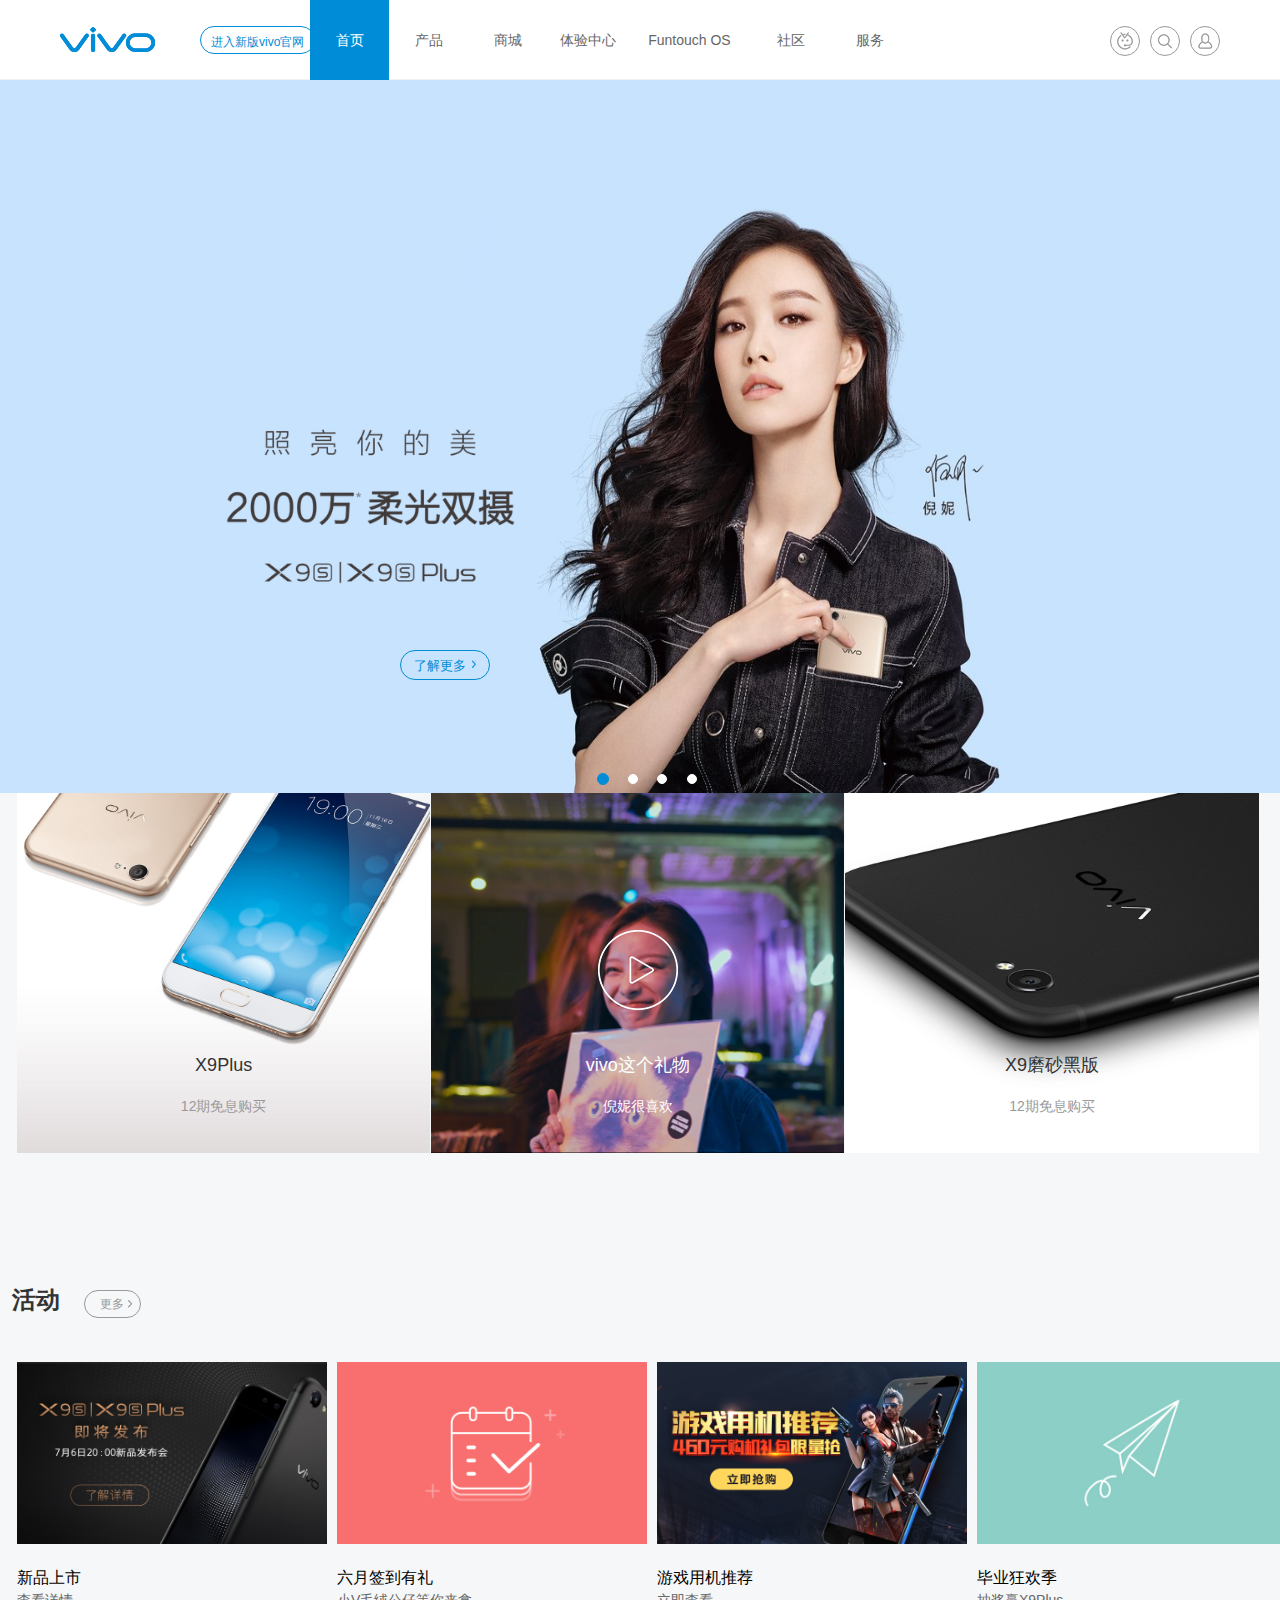
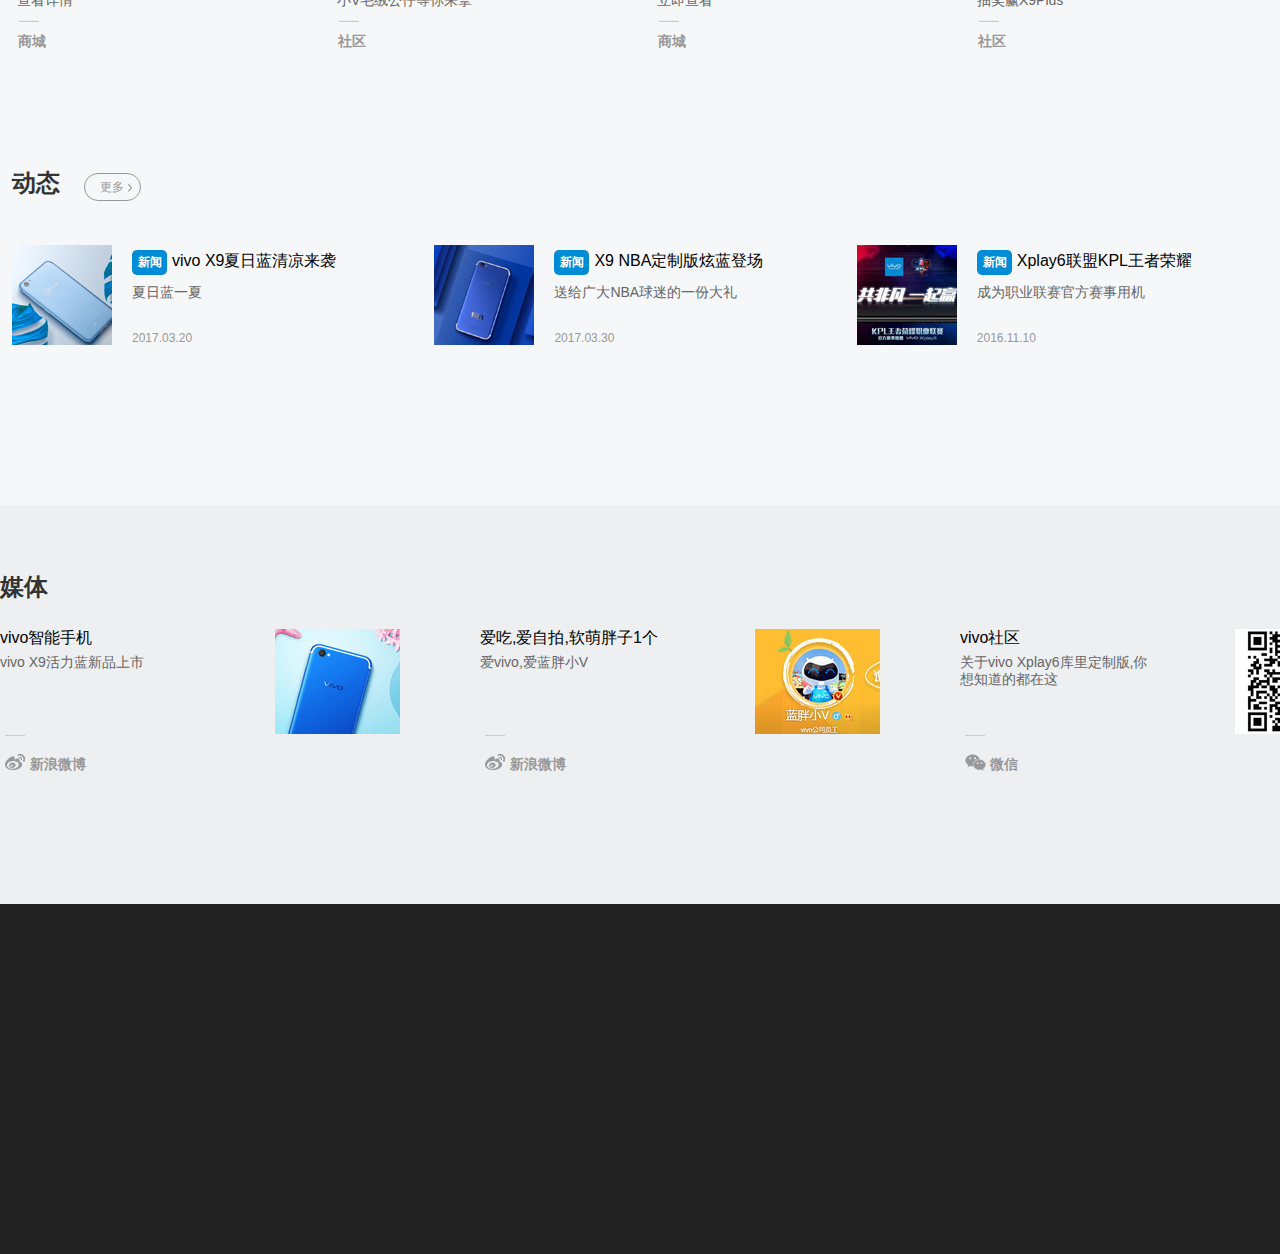
<file: index.html>
<!DOCTYPE html>
<html>
	<head>
		<meta charset="utf-8" />
		<meta name="viewport" content="width=device-width,initial-scale=1,minimum-scale=1,maximum-scale=1,user-scalable=no" />
		<title></title>
		<script type="text/javascript" src="js/jquery-1.11.3.js" ></script>
		<script type="text/javascript" src="js/bootstrap.js" ></script>
		<link rel="stylesheet" href="css/bootstrap.css" />
		<link rel="stylesheet" href="css/home-page.css" />
		<link rel="stylesheet" type="text/css" href="css/responsive.css"/>
		<script type="text/javascript" src="js/home-page.js" ></script>	
	</head>	
	<body>
		<div class="vivo-wrap container">
		    <div class="header-wrap">
			    <div class="vivo-header">
				    <a href="/" class="header-logo">
					    <img src="img/vivo-gb-logo.png" />
				    </a>
				    <div class="new-edition">
					    <a href="/">进入新版vivo官网</a>
				    </div>
				    <div class="nav-menu"> <!--响应时的导航栏-->	
					    <ul>
					        <li><a href="index.html">首页</a></li>
					   	    <li><a href="product-page.html">产品</a></li>
				 		    <li><a href="/">商城</a></li>
			    		    <li><a href="try-center.html">体验中心</a></li>
					        <li><a href="Funtouch OS-page.html">Funtouch OS</a></li>
					   	    <li><a href="/">社区</a></li>
				 		    <li><a href="/">服务</a></li>
			    	   </ul>					    	
				    </div>	<!--响应时的导航栏-->	
				    <ul class="vivo-nav">
					    <li class="nav-gb nav-current"><a href="index.html">首页</a></li>
					    <li class="nav-gb nav-product">
					    	<a href="product-page.html">产品</a>
					    	<div class="product-menu">
				                <div class="menus">
				                    <dl class="menu-series1">
					                    <dt><a href="/">最新<span class="glyphicon glyphicon-menu-right" style="font-size:6px;margin-left: 3px;"></span></a></dt>
					                    <dd><a href="/">X9L</a></dd>
					                    <dd><a href="/">Y53</a></dd>
					                    <dd><a href="/">Xplay6磨砂黑</a></dd>
					                    <dd><a href="/">X9i</a></dd>
					                    <dd><a href="/">Y66</a></dd>
				                    </dl>
				                    <dl class="menu-series2">
					                    <dt><a href="/">Xplay序列<span class="glyphicon glyphicon-menu-right" style="font-size:6px;margin-left: 3px;"></span></a></dt>
					                    <dd><a href="/">X9L</a></dd>
					                    <dd><a href="/">X9i</a></dd>
					                    <dd><a href="/">X9Plus</a></dd>
					                    <dd><a href="/">X9</a></dd>
					                    <dd><a href="/">X7</a></dd>
				                    </dl>
				                    <dl class="menu-series3">
					                    <dt><a href="/">X序列<span class="glyphicon glyphicon-menu-right" style="font-size:6px;margin-left: 3px;"></span></a></dt>
					                    <dd><a href="/">Xplay6磨砂黑</a></dd>
					                    <dd><a href="/">Xplay6</a></dd>
					                    <dd><a href="/">Xplay5旗舰版</a></dd>
					                    <dd><a href="/">Xplay5</a></dd>
					                    <dd><a href="/">Xplay3S</a></dd>
				                    </dl>
				                    <dl class="menu-series4">
					                    <dt><a href="/">Y序列<span class="glyphicon glyphicon-menu-right" style="font-size:6px;margin-left: 3px;"></span></a></dt>
					                    <dd><a href="/">Y53</a></dd>
					                    <dd><a href="/">Y66</a></dd>
					                    <dd><a href="/">Y67</a></dd>
					                    <dd><a href="/">Y55</a></dd>
					                    <dd><a href="/">Y51电信高配版</a></dd>
				                    </dl>
				                    <dl class="menu-series5">
					                    <dt><a href="/">其它序列<span class="glyphicon glyphicon-menu-right" style="font-size:6px;margin-left: 3px;"></span></a></dt>
					                    <dd><a href="/">V3全网通</a></dd>
					                    <dd><a href="/">V3Max全网通</a></dd>
					                    <dd><a href="/">V3Max</a></dd>
					                    <dd><a href="/">V3</a></dd>
				                    </dl>
				                </div>
			               </div>
					    </li>
					    <li class="nav-gb"><a href="/">商城</a></li>
					    <li class="nav-gb"><a href="try-center.html">体验中心</a></li>
					    <li class="nav-gb"><a href="Funtouch OS-page.html">Funtouch OS</a></li>
					    <li class="nav-gb"><a href="/">社区</a></li>
					    <li class="nav-gb"><a href="/">服务</a></li>
				    </ul>
				    <div class="nav-tool">
					    <a href="/" class="nav-tool-kefu"><b class="v-gb-ico"></b><em class="nav-t-kefu-pop">小V在线客服</em></a>
					    <a href="/" class="nav-tool-search"><b class="v-gb-ico"></b></a>
					    <a href="/" class="nav-tool-user"><b class="v-gb-ico"></b></a>
					    <div class="nav-tool-menu">
					    	<b class="v-gb-ico align"></b>
					    	<b class="v-gb-ico remove"></b>
					    </div>
				    </div>
			    </div>
			</div>		<!--头部结束-->				
		     <div id="carousel" class="carousel slide" data-ride="carousel">
                    <ol class="carousel-indicators">
                        <li data-target="#carousel" data-slide-to="0" class="active"></li>
                        <li data-target="#carousel" data-slide-to="1"></li>
                        <li data-target="#carousel" data-slide-to="2"></li>
                        <li data-target="#carousel" data-slide-to="3"></li>
                    </ol>
                    <div class="carousel-inner" role="listbox">
                    	<li class="item vm-h-nn active">
                    		<a href="/">
								<div class="vivo-description">
									<div class="title">
										<h2 class="text-fade">
											<img src="img/vm-h-nn-title1-small.png" width="300px" height="41px"/>
										</h2>
										<h2 class="text-fade">
											<img src="img/vm-h-nn-title2-small.png" width="300px" height="41px" />
										</h2>
										<h2 class="text-fade">
											<img src="img/vm-h-nn-title3-small.png" width="300px" height="41px" />
										</h2>
									</div>
									<div class="text">
										<a href="/"><span class="vivo-ico">了解更多<b class="ico"></b></span></a>
									</div>
								</div>
							</a>
                    	</li>
                    	<li class="item x9sliver">
                    		<a href="/">
								<div class="vivo-description">
									<div class="title">
										<h2 class="text-fade">
											<img src="img/vm-h-x9slive-title1-mini .png" width="342" height="39"/>
										</h2>
										<h2 class="text-fade">
											<img src="img/vm-h-x9slive-title2-mini.png" width="342" height="39"/>
										</h2>
										<h2 class="text-fade">
											<img src="img/vm-h-x9slive-title3-mini.png" width="342" height="39"/>
										</h2>
									</div>
								</div>
								<div class="text">
							        <a href="/"><span class="vivo-ico">立即预约<b class="ico"></b></span></a>
						        </div>
							</a>
                    	</li>
                    	<li class="item vm-h-game">
                    		<a href="/">
								<div class="vivo-description">
									<div class="title">
										<h2 class="text-fade">
											<img src="img/vm-h-game0627-title1-mini.png" width="342" height="39"/>
										</h2>
										<h2 class="text-fade">
											<img src="img/vm-h-game0627-title2-mini.png" width="342" height="39"/>
										</h2>
									</div>
								</div>
								<div class="text">
									<a href="/"><span class="vivo-ico">马上抢购<b class="ico"></b></span></a>
								</div>
							</a>
                    	</li>
                    	<li class="item vm-h-x9pyy">
                    		<a href="/">
								<div class="vivo-description">
									<div class="title">
										<h2 class="text-fade">
											<img src="img/vm-h-x9pyy-title1-mini.png" width="380" height="45"/>
										</h2>
										<h2 class="text-fade">
											<img src="img/vm-h-x9pyy-title2-mini.png" width="380" height="45"/>
										</h2>
										<h2 class="text-fade">
											<img src="img/vm-h-x9pyy-title3-mini.png" width="380" height="45"/>
										</h2>
									</div>
								</div>
								<div class="text">
									<a href="/"><span class="vivo-ico">立即抢购<b class="ico"></b></span></a>
								</div>
							</a>
                    	</li>
		            </div>
		    </div>	<!-- 轮播结束	-->   		
            <div class="vivo-contain">
					<div class="first-contain">
						<ul class="row">
							<li class="vivo-phone">
								<a href="/">
									<i>
										<img src="img/d53cef438ff4b1d2711c32ae009c44c8.jpg" />
									</i>
									<div class="phone-title color-black">
										<h2>X9Plus</h2>
										<h3>12期免息购买</h3>
									</div>
								</a>
							</li>
							<li class="vivo-nini video-btn"> 
								<a href="/">
									<i>
										<img src="img/c688a66eba17a7dbe774cadbd1b09df8.png" />
									</i>
									<div class="phone-title">
										<h2>vivo这个礼物</h2>
										<h3>倪妮很喜欢</h3>
										<span><b  class="play-ico"></b></span>
									</div>
								</a>
							</li>
							<li class="vivo-phone">
								<a href="/">
									<i>
										<img src="img/6b4191e277ab9fc7190e7d53e19691d6.jpg" />
									</i>
									<div class="phone-title color-black">
										<h2>X9磨砂黑版</h2>
										<h3>12期免息购买</h3>
									</div>
								</a>
							</li>
						</ul>
					</div>
					<div class="second-contain vivo-pic">
						<h2>活动</h2>
						<a href="/" class="more-ico"><span><b class="more-b-ico"></b></span>更多</a>
						<ul class="cl">
							<li>
								<a href="/">
									<div class="figure">
										<img src="img/f63549a89d6c105b065b675bf5ac3c7b.jpg" />
									</div>
									<h3>新品上市</h3>
									<p>查看详情</p>
								</a>
								<strong><hr />商城</strong>
							</li>
							<li>
								<a href="/">
									<div class="figure">
										<img src="img/37eb56093e52c9a776ea7934a857f468.jpg" />
									</div>
									<h3>六月签到有礼</h3>
									<p>小V毛绒公仔等你来拿</p>
								</a>
								<strong><hr />社区</strong>
							</li>
							<li>
								<a href="/">
									<div class="figure">
										<img src="img/5541198b7aa28d8ad034fc9f53e92b7a.jpg" />
									</div>
									<h3>游戏用机推荐</h3>
									<p>立即查看</p>
								</a>
								<strong><hr />商城</strong>
							</li>
							<li>
								<a href="/">
									<div class="figure">
										<img src="img/3e2ee6c7bead4b033122f5d3311491cc.jpg"/>
									</div>
									<h3>毕业狂欢季</h3>
									<p>抽奖赢X9Plus</p>
								</a>
								<strong><hr />社区</strong>
							</li>
						</ul>							
					</div>
					<div class="third-contain vivo-text">
						<h2>动态</h2>
						<a href="/" class="more-ico"><span><b class="more-b-ico"></b></span>更多</a>
						<ul>
							<li>
								<a href="/">
									<div class="info">
										<img src="img/c5d9df48b9d5bdd6949ee5a40a096326.jpg" />
									</div>
									<div class="int">
										<h3><b>新闻</b>vivo X9夏日蓝清凉来袭</h3>
										<p>夏日蓝一夏</p>
										<span>2017.03.20</span>
									</div>
								</a>
							</li>
							<li>
								<a href="/">
									<div class="info">
										<img src="img/53aebbb5f184c0a903259c2530c27842.jpg" />
									</div>
									<div class="int">
										<h3><b>新闻</b>X9 NBA定制版炫蓝登场</h3>
										<p>送给广大NBA球迷的一份大礼</p>
										<span>2017.03.30</span>
									</div>
								</a>
							</li>
							<li>
								<a href="/">
									<div class="info">
										<img src="img/2bcb7c814722fb1810c55ff1c01301c1.jpg" />
									</div>
									<div class="int">
										<h3><b>新闻</b>Xplay6联盟KPL王者荣耀</h3>
										<p>成为职业联赛官方赛事用机</p>
										<span>2016.11.10</span>
									</div>
								</a>
							</li>
						</ul>
					</div>
					<div class="fourth-contain vivo-media">
						<div class="vivo-media-box">
						<h2>媒体</h2>
						<ul class="cl">
							<li class="sina">
								<div class="mediabox cl">
									<div class="figure figure1">
										<a href="/">
											<img src="img/941a9ccad1642445eaeef68e14558b89.jpg" />
										</a>
									</div>
									<div class="cont cont1">
										<a class="cont-ico" href="/">
											<h3>vivo智能手机</h3>
										</a>
										<a href="/">
											<p>vivo X9活力蓝新品上市</p>
										</a>
									</div>
								</div>
								<strong class="strong1">
									<hr />
									<a href="/"><span class="span1"></span>新浪微博</a>
								</strong>
							</li>
							<li class="sina">
								<div class="mediabox cl">
									<div class="figure figure2">
										<a href="/">
											<img src="img/1d86fb0aee12fdc9d217c7a75945519d_125x105!.jpg" />
										</a>
									</div>
									<div class="cont cont2">
										<a class="cont-ico" href="/">
											<h3>爱吃,爱自拍,软萌胖子1个</h3>
										</a>
										<a href="/">
											<p>爱vivo,爱蓝胖小V</p>
										</a>
									</div>
								</div>
								<strong class="strong2">
									<hr />
									<a href="/"><span class="span1"></span>新浪微博</a>
								</strong>
							</li>
							<li class="wechat">
								<div class="mediabox cl">
									<div class="figure figure3">
										<a href="/">
											<img src="img/71ba6dbe84daa6b4ce80f3b19af67c3c_125x105!.jpg" />
										</a>
									</div>
									<div class="cont cont3">
										<a class="cont-ico" href="/">
											<h3>vivo社区</h3>
										</a>
										<a href="/">
											<p>关于vivo Xplay6库里定制版,你<br/>想知道的都在这</p>
										</a>
									</div>
								</div>
								<strong class="strong3">
									<hr />
									<a href="/"><span class="span2"></span>微信</a>
								</strong>
							</li>
						</ul>
						</div>
					</div>
				</div>         <!--  内容结束	-->
			<div class="vivo-footer-wrap">
				<div class="vivo-foot">
					<div class="foot-logo">
						<img src="img/vivo-f-logo.jpg" />
					</div>					
					<div class="foot-ico">
						<a class="foot-sina" href="/"><b class="footer-ico"></b></a>
						<a class="foot-wechat" href="/">
							<b class="footer-ico"></b>
						    <div class="wechat-ico">
						        <img src="img/vf-weixin-overbox-ico-x2.jpg" width="100px" height="100px" />
						        <span class="caret"></span>
					        </div>
						</a>
						<a class="foot-v" href="/"><b class="footer-ico"></b></a>
						<a class="foot-tie" href="/"><b class="footer-ico"></b></a>
						<a class="foot-home" href="/"><b class="footer-ico"></b></a>
						<a class="foot-kefu" href="/"><span class="divider"></span><b class="footer-ico"></b>小V在线客服</a>
					</div>
					<div class="foot-links">
						<a href="/">新闻中心</a>
						<a href="/">vivo招聘</a>
						<a href="/">vivo摄影</a>
						<a href="/">采购平台</a>
						<a href="/">开发者平台</a>
						<a href="/">手机寻回</a>
						<a href="/">网站地图</a>
						<a href="/">手机真伪查询</a>
						<a href="/">免费声明</a>
						<a href="/" class="footer-ico">English<span class="glyphicon glyphicon-play"></span></a>
					</div>				
					<div class="foot-copy">
						<p>COPYRIGHT @ 1996-2017<br/>ALL RIGHTS RESERVED <a>粤ICP备05100288号-8</a>
							<a class="bar"><img src="img/gssw-icon.png" width="15px" height="15px"/></a>
						</p>
					</div>
				</div>
			</div>        <!--  脚部结束-->
			<div class="vivo-box">
				<div class="return-top" id="return_top">
					<span class="glyphicon glyphicon-triangle-top"><div class="top"><p>TOP</p></div></span>																
				</div>
			</div>
	    </div>		
	</body>	
	<!--返回顶部-->
	<script type="text/javascript">
	var return_top = document.getElementById("return_top");
    var sTop;
    window.onscroll = function(){
    //sTop :滚动条距离顶部的距离数值
        sTop = document.body.scrollTop||document.documentElement.scrollTop;
        if(sTop>600){
            $(".return-top").css("display","block");
        }else{
            $(".return-top").css("display","none");
        }
    }
    return_top.onclick = function(){
        var termId = setInterval(function(){
        sTop-=50;
        if(sTop<=0){
            clearInterval(termId);
        }
        window.scrollTo(0,sTop);
        },1);       
    }
	</script>
</html>
</file>
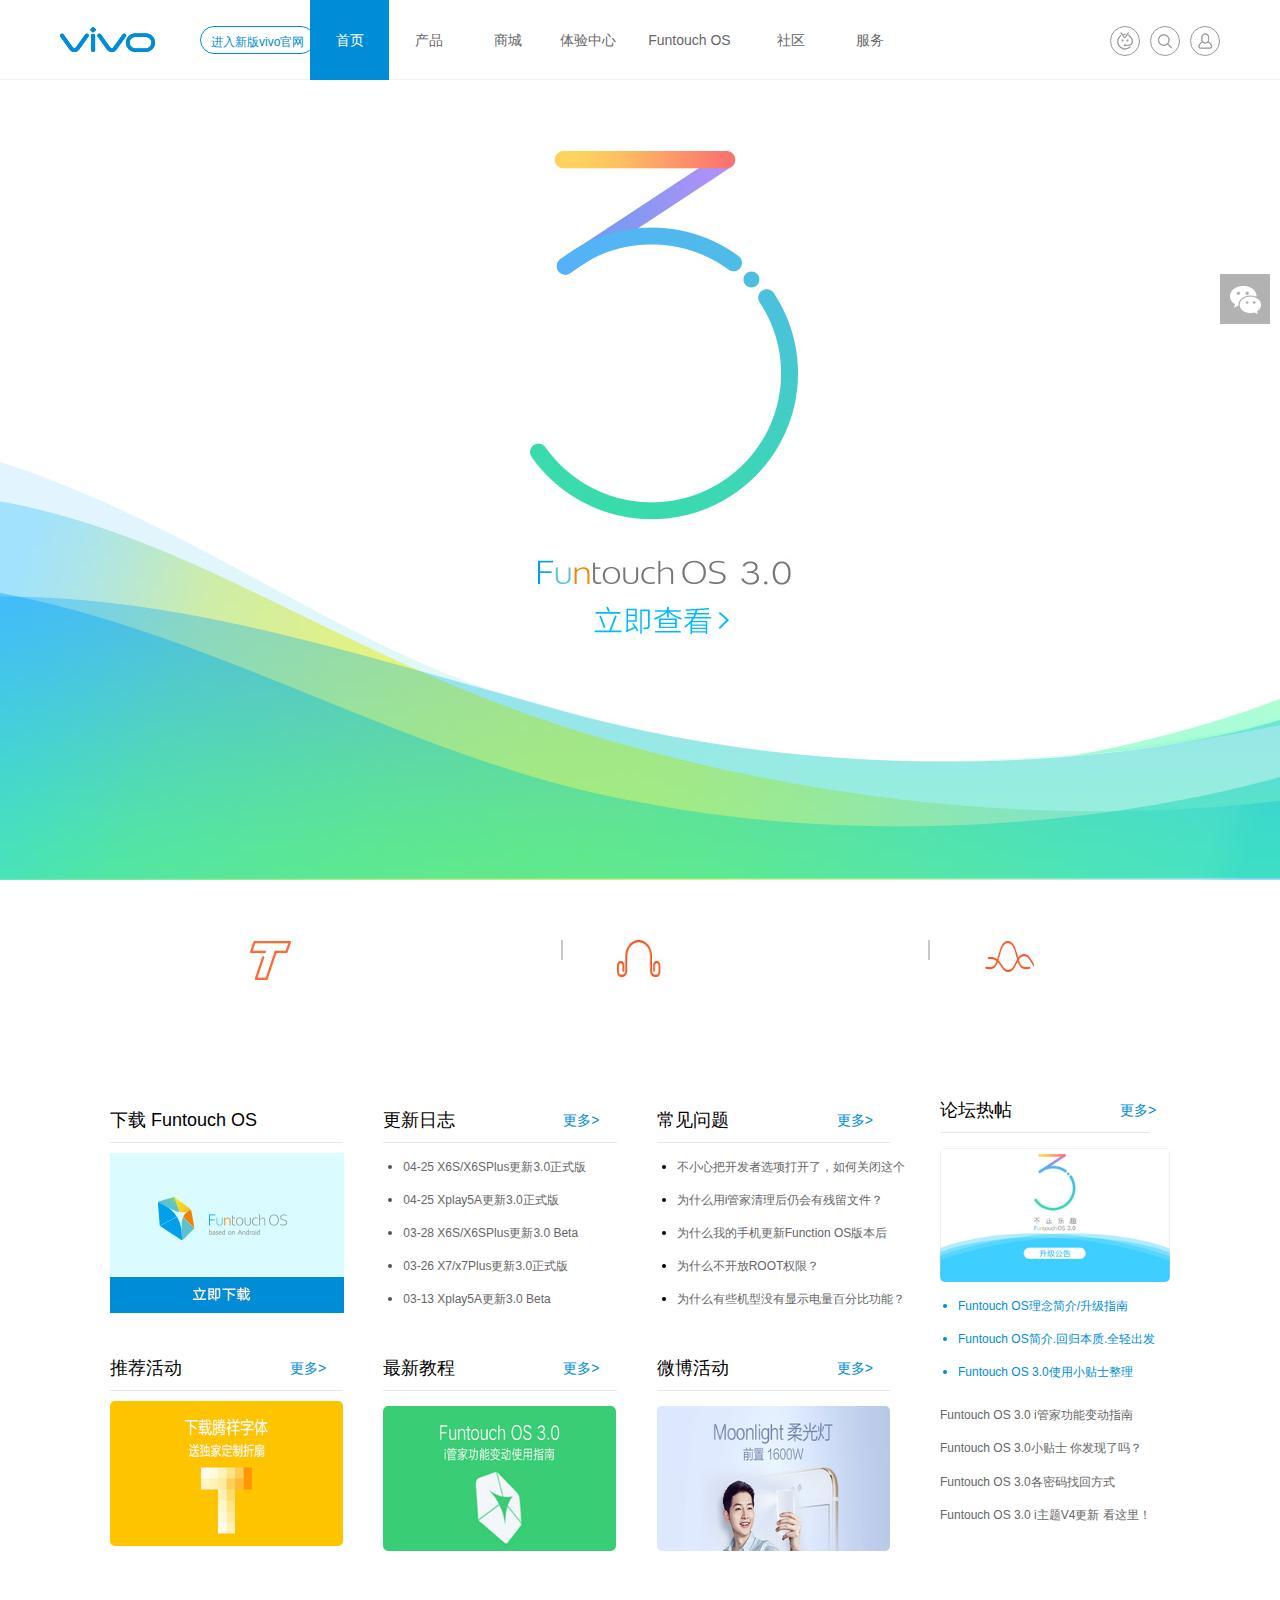
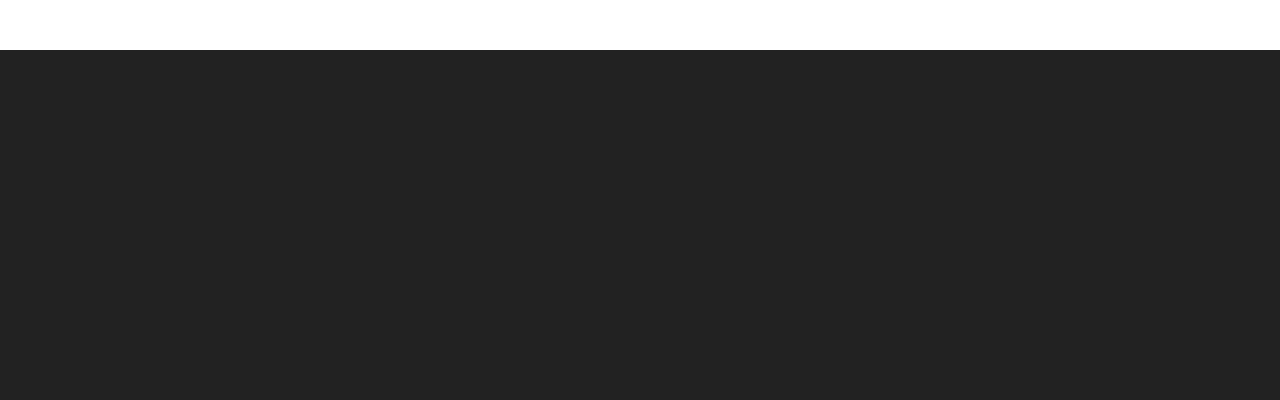
<file: Funtouch OS-page.html>
<!DOCTYPE html>
<html>
	<head>
		<meta charset="UTF-8">
		<title></title>
		<meta name="viewport" content="width=device-width,initial-scale=1,minimum-scale=1,maximum-scale=1,user-scalable=no" />
		<script type="text/javascript" src="js/jquery-1.11.3.js" ></script>
		<script type="text/javascript" src="js/bootstrap.js" ></script>
		<script type="text/javascript" src="js/home-page.js" ></script>		
		<link rel="stylesheet" type="text/css" href="css/bootstrap.css" />
		<link rel="stylesheet" type="text/css" href="css/home-page.css" />
		<link rel="stylesheet" type="text/css" href="css/responsive.css"/>
		<link rel="stylesheet" type="text/css" href="css/Funtouch OS-page.css" />
	</head>
	<body>
	   <div class="vivo-wrap container">
		<div class="header-wrap">
			    <div class="vivo-header">
				    <a href="/" class="header-logo">
					    <img src="img/vivo-gb-logo.png" class="img-responsive"/>
				    </a>				    
				    <div class="new-edition">
					    <a href="/">进入新版vivo官网</a>
				    </div>
				     <div class="nav-menu">
					    <ul>
					        <li><a href="index.html">首页</a></li>
					   	    <li><a href="product-page.html">产品</a></li>
				 		    <li><a href="/">商城</a></li>
			    		    <li><a href="try-center.html">体验中心</a></li>
					        <li><a href="Funtouch OS-page.html">Funtouch OS</a></li>
					   	    <li><a href="/">社区</a></li>
				 		    <li><a href="/">服务</a></li>
			    	   </ul>					    	
				    </div>		
				    <ul class="vivo-nav">
					    <li class="nav-gb nav-current"><a href="index.html">首页</a></li>
					    <li class="nav-gb nav-product">
					    	<a href="product-page.html">产品</a>
					    	<div class="product-menu">
				                <div class="menus">
				                    <dl class="menu-series">
					                    <dt><a href="/">最新<span class="glyphicon glyphicon-menu-right" style="font-size:6px;margin-left: 3px;"></span></a></dt>
					                    <dd><a href="/">X9L</a></dd>
					                    <dd><a href="/">Y53</a></dd>
					                    <dd><a href="/">Xplay6磨砂黑</a></dd>
					                    <dd><a href="/">X9i</a></dd>
					                    <dd><a href="/">Y66</a></dd>
				                    </dl>
				                    <dl class="menu-series">
					                    <dt><a href="/">Xplay序列<span class="glyphicon glyphicon-menu-right" style="font-size:6px;margin-left: 3px;"></span></a></dt>
					                    <dd><a href="/">X9L</a></dd>
					                    <dd><a href="/">X9i</a></dd>
					                    <dd><a href="/">X9Plus</a></dd>
					                    <dd><a href="/">X9</a></dd>
					                    <dd><a href="/">X7</a></dd>
				                    </dl>
				                    <dl class="menu-series">
					                    <dt><a href="/">X序列<span class="glyphicon glyphicon-menu-right" style="font-size:6px;margin-left: 3px;"></span></a></dt>
					                    <dd><a href="/">Xplay6磨砂黑</a></dd>
					                    <dd><a href="/">Xplay6</a></dd>
					                    <dd><a href="/">Xplay5旗舰版</a></dd>
					                    <dd><a href="/">Xplay5</a></dd>
					                    <dd><a href="/">Xplay3S</a></dd>
				                    </dl>
				                    <dl class="menu-series">
					                    <dt><a href="/">Y序列<span class="glyphicon glyphicon-menu-right" style="font-size:6px;margin-left: 3px;"></span></a></dt>
					                    <dd><a href="/">Y53</a></dd>
					                    <dd><a href="/">Y66</a></dd>
					                    <dd><a href="/">Y67</a></dd>
					                    <dd><a href="/">Y55</a></dd>
					                    <dd><a href="/">Y51电信高配版</a></dd>
				                    </dl>
				                    <dl class="menu-series">
					                    <dt><a href="/">其它序列<span class="glyphicon glyphicon-menu-right" style="font-size:6px;margin-left: 3px;"></span></a></dt>
					                    <dd><a href="/">V3全网通</a></dd>
					                    <dd><a href="/">V3Max全网通</a></dd>
					                    <dd><a href="/">V3Max</a></dd>
					                    <dd><a href="/">V3</a></dd>
				                    </dl>
				                </div>
			               </div>
					    </li>
					    <li class="nav-gb"><a href="/">商城</a></li>
					    <li class="nav-gb"><a href="try-center.html">体验中心</a></li>
					    <li class="nav-gb"><a href="Funtouch OS-page.html">Funtouch OS</a></li>
					    <li class="nav-gb"><a href="/">社区</a></li>
					    <li class="nav-gb"><a href="/">服务</a></li>
				    </ul>
				    <div class="nav-tool">
					    <a href="/" class="nav-tool-kefu"><b class="v-gb-ico"></b><em class="nav-t-kefu-pop">小V在线客服</em></a>
					    <a href="/" class="nav-tool-search"><b class="v-gb-ico"></b></a>
					    <a href="/" class="nav-tool-user"><b class="v-gb-ico"></b></a>	
					    <div class="nav-tool-menu">
					    	<b class="v-gb-ico align"></b>
					    	<b class="v-gb-ico remove"></b>
					    </div>
				    </div>
			    </div>
		</div>			
			<div id="vivo-contain">
				<div class="funtouch-main">
					<div class="funtouch-bg"><a href="/"></a></div>
				</div>
				<div class="funtouch-switch">
					<div class="switch-option"><a href="/"><img src="img/fthos-icon1.jpg"/></a></div>
					<div class="switch-option"><a href="/"><img src="img/fthos-icon2.jpg"/></a></div>
					<div class="switch-option border-right"><a href="/"><img src="img/fthos-icon3.jpg"/></a></div>
				</div>
				<div class="funtouch-content">
					<div class="content-left">
						<div class="content-up">
							<dl class="first-content">
								<dt>下载 Funtouch OS</dt>
								<dd><a href="/"><img src="img/funtouchos-downloads.jpg" width="234px" height="160px"/></a></dd>
							</dl>
							<dl class="second-content">
								<dt>更新日志</dt><a href="/"><span>更多></span></a>
								<dd>
								  <ul>
									<li><a href="/"><b></b>04-25 X6S/X6SPlus更新3.0正式版</a></li>
									<li><a href="/"><b></b>04-25 Xplay5A更新3.0正式版</a></li>
									<li><a href="/"><b></b>03-28 X6S/X6SPlus更新3.0 Beta</a></li>
									<li><a href="/"><b></b>03-26 X7/x7Plus更新3.0正式版</a></li>
									<li><a href="/"><b></b>03-13 Xplay5A更新3.0 Beta</a></li>
								  </ul>
								</dd>
							</dl>
							<dl class="third-content">
								<dt>常见问题</dt><a href="/"><span>更多></span></a>
								<dd>
								 <ul>
									<li><a href="/"><b></b>不小心把开发者选项打开了，如何关闭这个</a></li>
									<li><a href="/"><b></b>为什么用i管家清理后仍会有残留文件？</a></li>
									<li><a href="/"><b></b>为什么我的手机更新Function OS版本后</a></li>
									<li><a href="/"><b></b>为什么不开放ROOT权限？</a></li>
									<li><a href="/"><b></b>为什么有些机型没有显示电量百分比功能？</a></li>
								 </ul>
								</dd>
							</dl>
						</div>
						<div class="content-down">
							<dl class="first-content">
								<dt>推荐活动</dt><a href="/"><span>更多></span></a>
								<dd>
									<a href="/">
									<img src="img/e1c478120904aa864a45fa77ea2d1bae_300x145!.jpg" width="233px" height="145px"/>
								  </a>
								 
								</dd>
							</dl>
							<dl class="second-content">
								<dt>最新教程</dt><a href="/"><span>更多></span></a>
								<dd>
									<a href="/">
										<img src="img/a559f238a91af44eacf8c2a98ba2c0c0_300x145!.png" width="233px" height="145px"/>
									</a>
									
								</dd>
							</dl>
							<dl class="third-content">
								<dt>微博活动</dt><a href="/"><span>更多></span></a>
								<dd>
									<a href="/">
										<img src="img/6e4249f4e96540c6da5278420497d2c5_300x145!.jpg" width="233px" height="145px"/>
									</a>
									
								</dd>
							</dl>
						</div>
					</div>
					<div class="content-right">
						<dl class="aside">
							<dt>论坛热帖</dt><a href="/"><span>更多></span></a>
							<dd>
								<div class="figure">
									<img src="img/ef1f59fd9758c8a4cbbb1602ac97ff8a_300x175!.jpg" width="230px"/>
								</div>
								<div class="list-one">
									<ul>
										<li><a href="/"><b></b>Funtouch OS理念简介/升级指南</a></li>
										<li><a href="/"><b></b>Funtouch OS简介.回归本质.全轻出发</a></li>
										<li><a href="/"><b></b>Funtouch OS 3.0使用小贴士整理</a></li>
									</ul>
								</div>
								<div class="list-two">
									<ul>
										<li><a href="/">Funtouch OS 3.0 i管家功能变动指南</a></li>
										<li><a href="/">Funtouch OS 3.0小贴士 你发现了吗？</a></li>
										<li><a href="/">Funtouch OS 3.0各密码找回方式</a></li>
										<li><a href="/">Funtouch OS 3.0 i主题V4更新 看这里！</a></li>
									</ul>
								</div>
							</dd>
						</dl>
					</div>
				</div>
			</div>
			<div class="vivo-footer-wrap">
				<div class="vivo-foot">
					<div class="foot-logo">
						<img src="img/vivo-f-logo.jpg" />
					</div>					
					<div class="foot-ico">
						<a class="foot-sina" href="/"><b class="footer-ico"></b></a>
						<a class="foot-wechat" href="/">
							<b class="footer-ico"></b>
							<div class="wechat-ico">
						        <img src="img/vf-weixin-overbox-ico-x2.jpg" width="100px" height="100px" />
						        <span class="caret"></span>
					        </div>
						</a>
						<a class="foot-v" href="/"><b class="footer-ico"></b></a>
						<a class="foot-tie" href="/"><b class="footer-ico"></b></a>
						<a class="foot-home" href="/"><b class="footer-ico"></b></a>
						<a class="foot-kefu" href="/"><span class="divider"></span><b class="footer-ico"></b>小V在线客服</a>
					</div>
					<div class="foot-links">
						<a href="/">新闻中心</a>
						<a href="/">vivo招聘</a>
						<a href="/">vivo摄影</a>
						<a href="/">采购平台</a>
						<a href="/">开发者平台</a>
						<a href="/">手机寻回</a>
						<a href="/">网站地图</a>
						<a href="/">手机真伪查询</a>
						<a href="/">免费声明</a>
						<a href="/" class="footer-ico">English<span class="glyphicon glyphicon-play"></span></a>
					</div>
					<div class="foot-copy">
						<p>COPYRIGHT @ 1996-2017<br/>ALL RIGHTS RESERVED <a>粤ICP备05100288号-8</a>
							<a class="bar"><img src="img/gssw-icon.png" width="15px" height="15px"/></a>
						</p>
					</div>
				</div>
			</div>
			<div id="wechat-box">
				<div id="wechat" style="top: 274px;display: block;">
					<div class="code">
						<img src="img/v_weixin-code-x2.jpg" width="106" height="106"/>
					</div>
					<a href="/" title="微信关注"></a>
				</div>
			</div>
		</div>	
	</body>
</html>
</file>
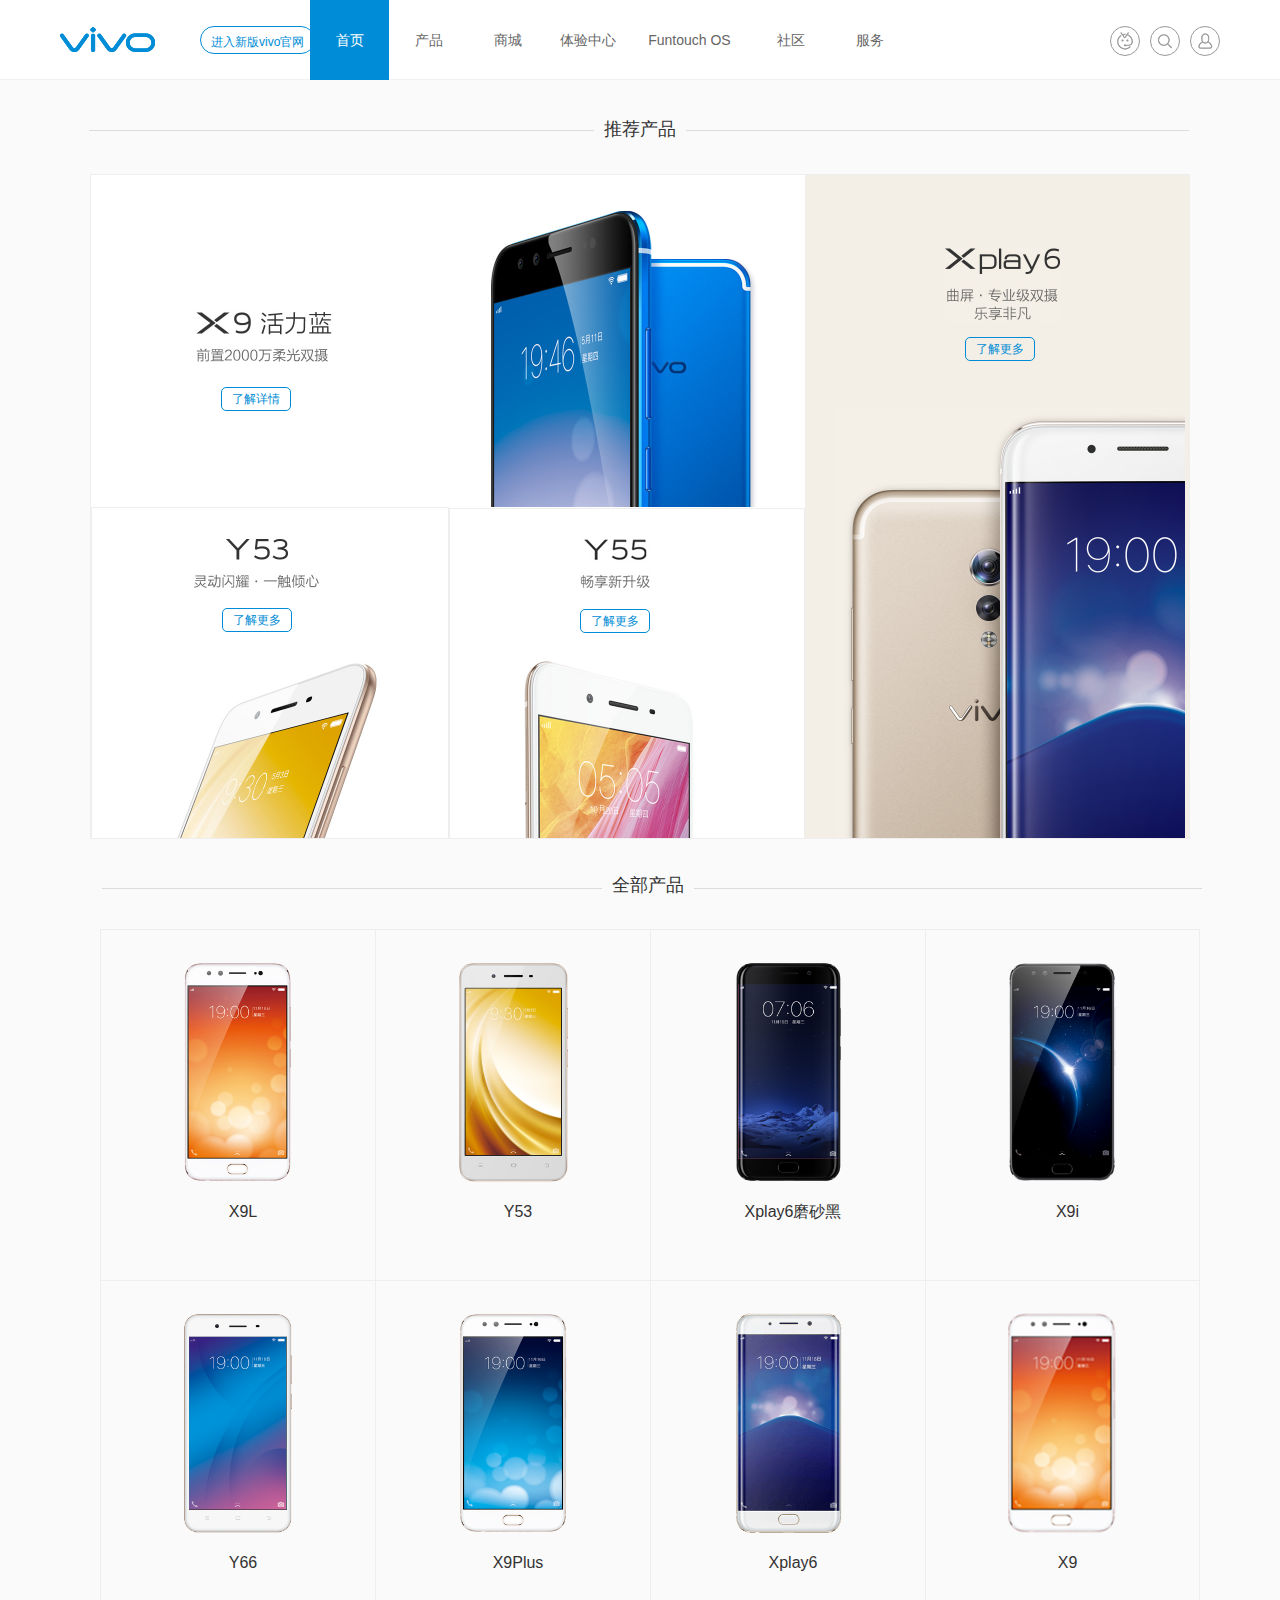
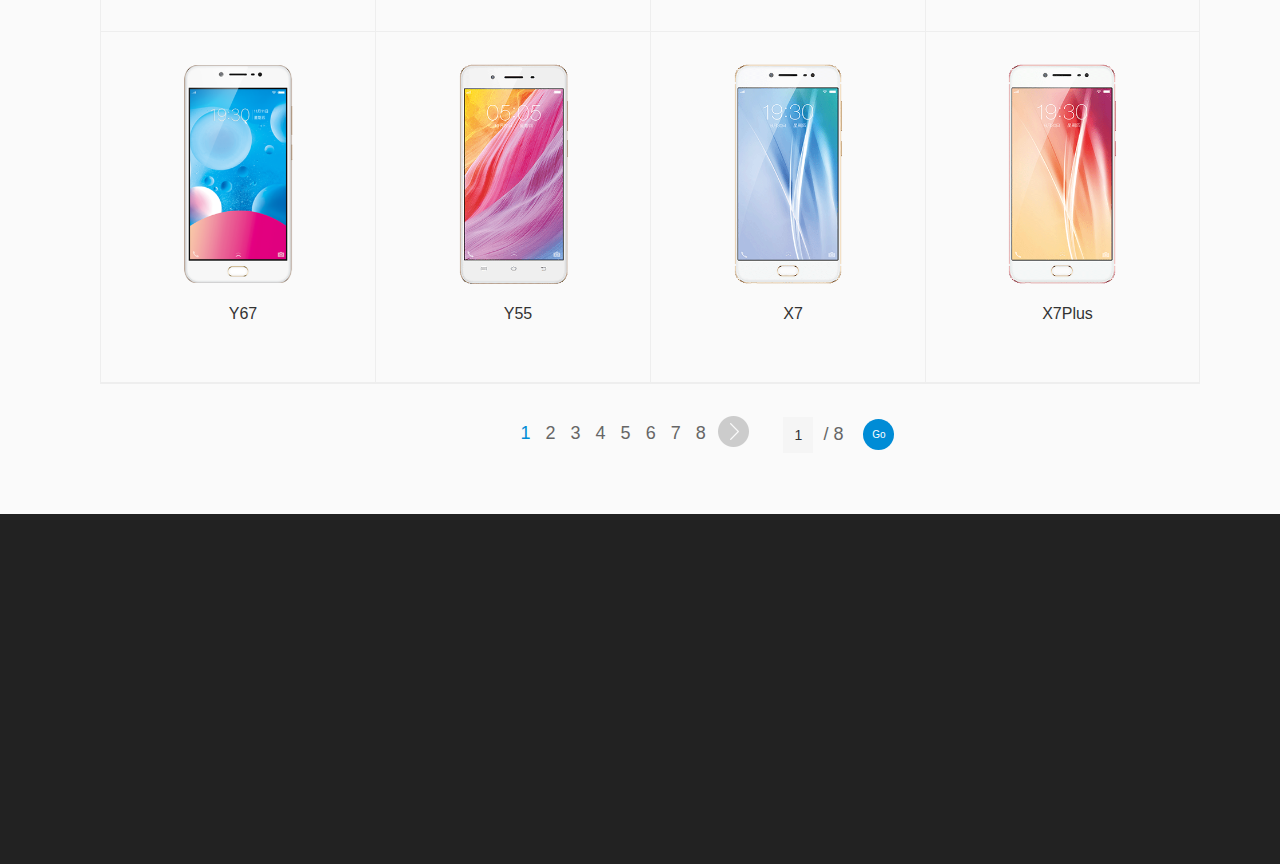
<file: product-page.html>
<!DOCTYPE html>
<html>
	<head>
		<meta charset="UTF-8">
		<title></title>
		<meta name="viewport" content="width=device-width,initial-scale=1,minimum-scale=1,maximum-scale=1,user-scalable=no" />
		<script type="text/javascript" src="js/jquery-1.11.3.js" ></script>
		<script type="text/javascript" src="js/bootstrap.js" ></script>
		<script type="text/javascript" src="js/home-page.js" ></script>		
		<link rel="stylesheet" href="css/bootstrap.css" />
		<link rel="stylesheet" href="css/home-page.css" />
		<link rel="stylesheet" type="text/css" href="css/responsive.css"/>
		<link rel="stylesheet" href="css/product-page.css" />		
	</head>
	<body>
		<div class="vivo-wrap container">
		  <div class="header-wrap">
			    <div class="vivo-header">
				    <a href="/" class="header-logo">
					    <img src="img/vivo-gb-logo.png" />
				    </a>
				    <div class="new-edition">
					    <a href="/">进入新版vivo官网</a>
				    </div>
				     <div class="nav-menu">
					    <ul>
					        <li><a href="index.html">首页</a></li>
					   	    <li><a href="product-page.html">产品</a></li>
				 		    <li><a href="/">商城</a></li>
			    		    <li><a href="try-center.html">体验中心</a></li>
					        <li><a href="Funtouch OS-page.html">Funtouch OS</a></li>
					   	    <li><a href="/">社区</a></li>
				 		    <li><a href="/">服务</a></li>
			    	   </ul>					    	
				    </div>		
				    <ul class="vivo-nav">
					    <li class="nav-gb nav-current"><a href="index.html">首页</a></li>
					    <li class="nav-gb nav-product">
					    	<a href="product-page.html">产品</a>
					    	<div class="product-menu">
				                <div class="menus">
				                    <dl class="menu-series">
					                    <dt><a href="/">最新<span class="glyphicon glyphicon-menu-right" style="font-size:6px;margin-left: 3px;"></span></a></dt>
					                    <dd><a href="/">X9L</a></dd>
					                    <dd><a href="/">Y53</a></dd>
					                    <dd><a href="/">Xplay6磨砂黑</a></dd>
					                    <dd><a href="/">X9i</a></dd>
					                    <dd><a href="/">Y66</a></dd>
				                    </dl>
				                    <dl class="menu-series">
					                    <dt><a href="/">Xplay序列<span class="glyphicon glyphicon-menu-right" style="font-size:6px;margin-left: 3px;"></span></a></dt>
					                    <dd><a href="/">X9L</a></dd>
					                    <dd><a href="/">X9i</a></dd>
					                    <dd><a href="/">X9Plus</a></dd>
					                    <dd><a href="/">X9</a></dd>
					                    <dd><a href="/">X7</a></dd>
				                    </dl>
				                    <dl class="menu-series">
					                    <dt><a href="/">X序列<span class="glyphicon glyphicon-menu-right" style="font-size:6px;margin-left: 3px;"></span></a></dt>
					                    <dd><a href="/">Xplay6磨砂黑</a></dd>
					                    <dd><a href="/">Xplay6</a></dd>
					                    <dd><a href="/">Xplay5旗舰版</a></dd>
					                    <dd><a href="/">Xplay5</a></dd>
					                    <dd><a href="/">Xplay3S</a></dd>
				                    </dl>
				                    <dl class="menu-series">
					                    <dt><a href="/">Y序列<span class="glyphicon glyphicon-menu-right" style="font-size:6px;margin-left: 3px;"></span></a></dt>
					                    <dd><a href="/">Y53</a></dd>
					                    <dd><a href="/">Y66</a></dd>
					                    <dd><a href="/">Y67</a></dd>
					                    <dd><a href="/">Y55</a></dd>
					                    <dd><a href="/">Y51电信高配版</a></dd>
				                    </dl>
				                    <dl class="menu-series">
					                    <dt><a href="/">其它序列<span class="glyphicon glyphicon-menu-right" style="font-size:6px;margin-left: 3px;"></span></a></dt>
					                    <dd><a href="/">V3全网通</a></dd>
					                    <dd><a href="/">V3Max全网通</a></dd>
					                    <dd><a href="/">V3Max</a></dd>
					                    <dd><a href="/">V3</a></dd>
				                    </dl>
				                </div>
			               </div>
					    </li>
					    <li class="nav-gb"><a href="/">商城</a></li>
					    <li class="nav-gb"><a href="try-center.html">体验中心</a></li>
					    <li class="nav-gb"><a href="Funtouch OS-page.html">Funtouch OS</a></li>
					    <li class="nav-gb"><a href="/">社区</a></li>
					    <li class="nav-gb"><a href="/">服务</a></li>
				    </ul>
				    <div class="nav-tool">
					    <a href="/" class="nav-tool-kefu"><b class="v-gb-ico"></b><em class="nav-t-kefu-pop">小V在线客服</em></a>
					    <a href="/" class="nav-tool-search"><b class="v-gb-ico"></b></a>
					    <a href="/" class="nav-tool-user"><b class="v-gb-ico"></b></a>	
					   <div class="nav-tool-menu">
					    	<b class="v-gb-ico align"></b>
					    	<b class="v-gb-ico remove"></b>
					    </div>
				    </div>
			    </div>
			</div>			
			<div class="vivo-contain">
				<div class="vivo-product">
					<div class="recommend-product">
						<h2>
							<b></b>
							<strong>推荐产品</strong>
						</h2>
						<div class="product-list">
							<ul>
								<li class="list-one">
									<a href="/">
										<h2>
											<img src="img/nba0510-cust-title-x2.jpg"/>
										</h2>
										<div class="figure">
											<img src="img/nba0609-cust-figure-x2.jpg" />
										</div>
										<span>了解详情</span>
									</a>
								</li>
								<li class="list-two">
									<a href="/">
										<h3>
											<img src="img/xplay6-promos-title-x2.jpg" />
										</h3>
										<div class="figure">
											<img src="img/xplay6-promos-figure-x2.jpg"/>
										</div>
										<span>了解更多</span>
									</a>
								</li>
								<li class="list-three">
									<a href="/">
										<h3>
											<img src="img/y53-promos-title-x2.jpg" />
										</h3>
										<div class="figure">
											<img src="img/y53-promos-figure-x2 (1).jpg"/>
										</div>
										<span>了解更多</span>
									</a>
								</li>
								<li class="list-four">
									<a href="/">
										<h3>
											<img src="img/y55-promos-title.jpg" />
										</h3>
										<div class="figure">
											<img src="img/y55-promos-figure-x2.jpg"/>
										</div>
										<span>了解更多</span>
									</a>
								</li>
							</ul>
						</div>
					</div>
				</div>
			    <div class="all-product">
			    	<h2>
			    		<b></b>
			    		<strong>全部产品</strong>
			    		<a href="/"></a>
			    	</h2> 
			    	<div class="all-list">
			    		<ul class="row">
			    			<li class="col-lg-3 col-md-3">
			    				<a>
			    					<div class="figure">
			    						<img src="img/1ff43b403c876105fa3e68aa03a36d2a.png" />
			    					</div>
			    					<h3>X9L</h3>			    				
			    			    </a>
			    			</li>
			    			<li class="col-lg-3 col-md-3">
			    				<a>
			    					<div class="figure">
			    						<img src="img/e8863d54184be48c8d4ad71c6ea82077.png" />
			    					</div>
			    					<h3>Y53</h3>			    				
			    			    </a>
			    			</li>
			    			<li class="col-lg-3 col-md-3">
			    				<a>
			    					<div class="figure">
			    						<img src="img/2292a1b3469311548a73a6ddbc5e4f60.png" />
			    					</div>
			    					<h3>Xplay6磨砂黑</h3>			    				
			    			    </a>
			    			</li>
			    			<li class="border-right-none col-lg-3 col-md-3">
			    				<a>
			    					<div class="figure">
			    						<img src="img/78a5aa95f30780413cff422c860ba803.png" />
			    					</div>
			    					<h3>X9i</h3>			    				
			    			    </a>
			    			</li>
			    		</ul>
			    	    <ul class="row">
			    			<li class="col-lg-3 col-md-3">
			    				<a>
			    					<div class="figure">
			    						<img src="img/8ad18b67486ef0250b1739b3b518b40f.png" />
			    					</div>
			    					<h3>Y66</h3>			    				
			    			    </a>
			    			</li>
			    			<li class="col-lg-3 col-md-3">
			    				<a>
			    					<div class="figure">
			    						<img src="img/2c83e6252eb516291eecaabf0fdebe16.png" />
			    					</div>
			    					<h3>X9Plus</h3>			    				
			    			    </a>
			    			</li>
			    			<li class="col-lg-3 col-md-3">
			    				<a>
			    					<div class="figure">
			    						<img src="img/80539c7d0fa77758f85ea04096e47743.png" />
			    					</div>
			    					<h3>Xplay6</h3>			    				
			    			    </a>
			    			</li>
			    			<li class="border-right-none col-lg-3 col-md-3">
			    				<a>
			    					<div class="figure">
			    						<img src="img/c291aa4f2ef7eed5a4ae5761f52a7091.png" />
			    					</div>
			    					<h3>X9</h3>			    				
			    			    </a>
			    			</li>
			    		</ul>
			    	    <ul class="row">
			    			<li class="col-lg-3">
			    				<a>
			    					<div class="figure">
			    						<img src="img/823567b7584045a8007600c572ee29b9.png" />
			    					</div>
			    					<h3>Y67</h3>			    				
			    			    </a>
			    			</li>
			    			<li class="col-lg-3">
			    				<a>
			    					<div class="figure">
			    						<img src="img/4ccdfec60fdaa509ba764294bd642b14.png" />
			    					</div>
			    					<h3>Y55</h3>			    				
			    			    </a>
			    			</li>
			    			<li class="col-lg-3">
			    				<a>
			    					<div class="figure">
			    						<img src="img/58b06c7dddc95e97581bf72fcbd060fd.png" />
			    					</div>
			    					<h3>X7</h3>			    				
			    			    </a>
			    			</li>
			    			<li class="border-right-none col-lg-3">
			    				<a>
			    					<div class="figure">
			    						<img src="img/715cf52b293c2225c709c684c541af11.png" />
			    					</div>
			    					<h3>X7Plus</h3>			    				
			    			    </a>
			    			</li>
			    		</ul>
			    	</div>
			    </div>
			    <div class="vivo-pages">
			    	<ul>
			    		<li><a href="/" class="active">1</a></li>
			    		<li><a href="/">2</a></li>
			    		<li><a href="/">3</a></li>
			    		<li><a href="/">4</a></li>
			    		<li><a href="/">5</a></li>
			    		<li><a href="/">6</a></li>
			    		<li><a href="/">7</a></li>
			    		<li><a href="/">8</a></li>
			    		<li class="next-ico"><a href="/"></a></li>
			    	</ul>
			    	<div class="form">
			    		<input type="text" value="1" class="input-page" />
			    		<span>&nbsp; / 8</span>
			    		<a href="/">Go</a>
			    	</div>
			    </div>
			</div>
			<div class="vivo-footer-wrap">
				<div class="vivo-foot">
					<div class="foot-logo">
						<img src="img/vivo-f-logo.jpg" />
					</div>					
					<div class="foot-ico">
						<a class="foot-sina" href="/"><b class="footer-ico"></b></a>
						<a class="foot-wechat" href="/">
							<b class="footer-ico"></b>
							<div class="wechat-ico">
						        <img src="img/vf-weixin-overbox-ico-x2.jpg" width="100px" height="100px" />
						        <span class="caret"></span>
					        </div>
						</a>
						<a class="foot-v" href="/"><b class="footer-ico"></b></a>
						<a class="foot-tie" href="/"><b class="footer-ico"></b></a>
						<a class="foot-home" href="/"><b class="footer-ico"></b></a>
						<a class="foot-kefu" href="/"><span class="divider"></span><b class="footer-ico"></b>小V在线客服</a>
					</div>
					<div class="foot-links">
						<a href="/">新闻中心</a>
						<a href="/">vivo招聘</a>
						<a href="/">vivo摄影</a>
						<a href="/">采购平台</a>
						<a href="/">开发者平台</a>
						<a href="/">手机寻回</a>
						<a href="/">网站地图</a>
						<a href="/">手机真伪查询</a>
						<a href="/">免费声明</a>
						<a href="/" class="footer-ico">English<span class="glyphicon glyphicon-play"></span></a>
					</div>
					<div class="foot-copy">
						<p>COPYRIGHT @ 1996-2017<br/>ALL RIGHTS RESERVED <a>粤ICP备05100288号-8</a>
							<a class="bar"><img src="img/gssw-icon.png" width="15px" height="15px"/></a>
						</p>
					</div>
				</div>
			</div>
		</div>
	</body>
</html>
</file>
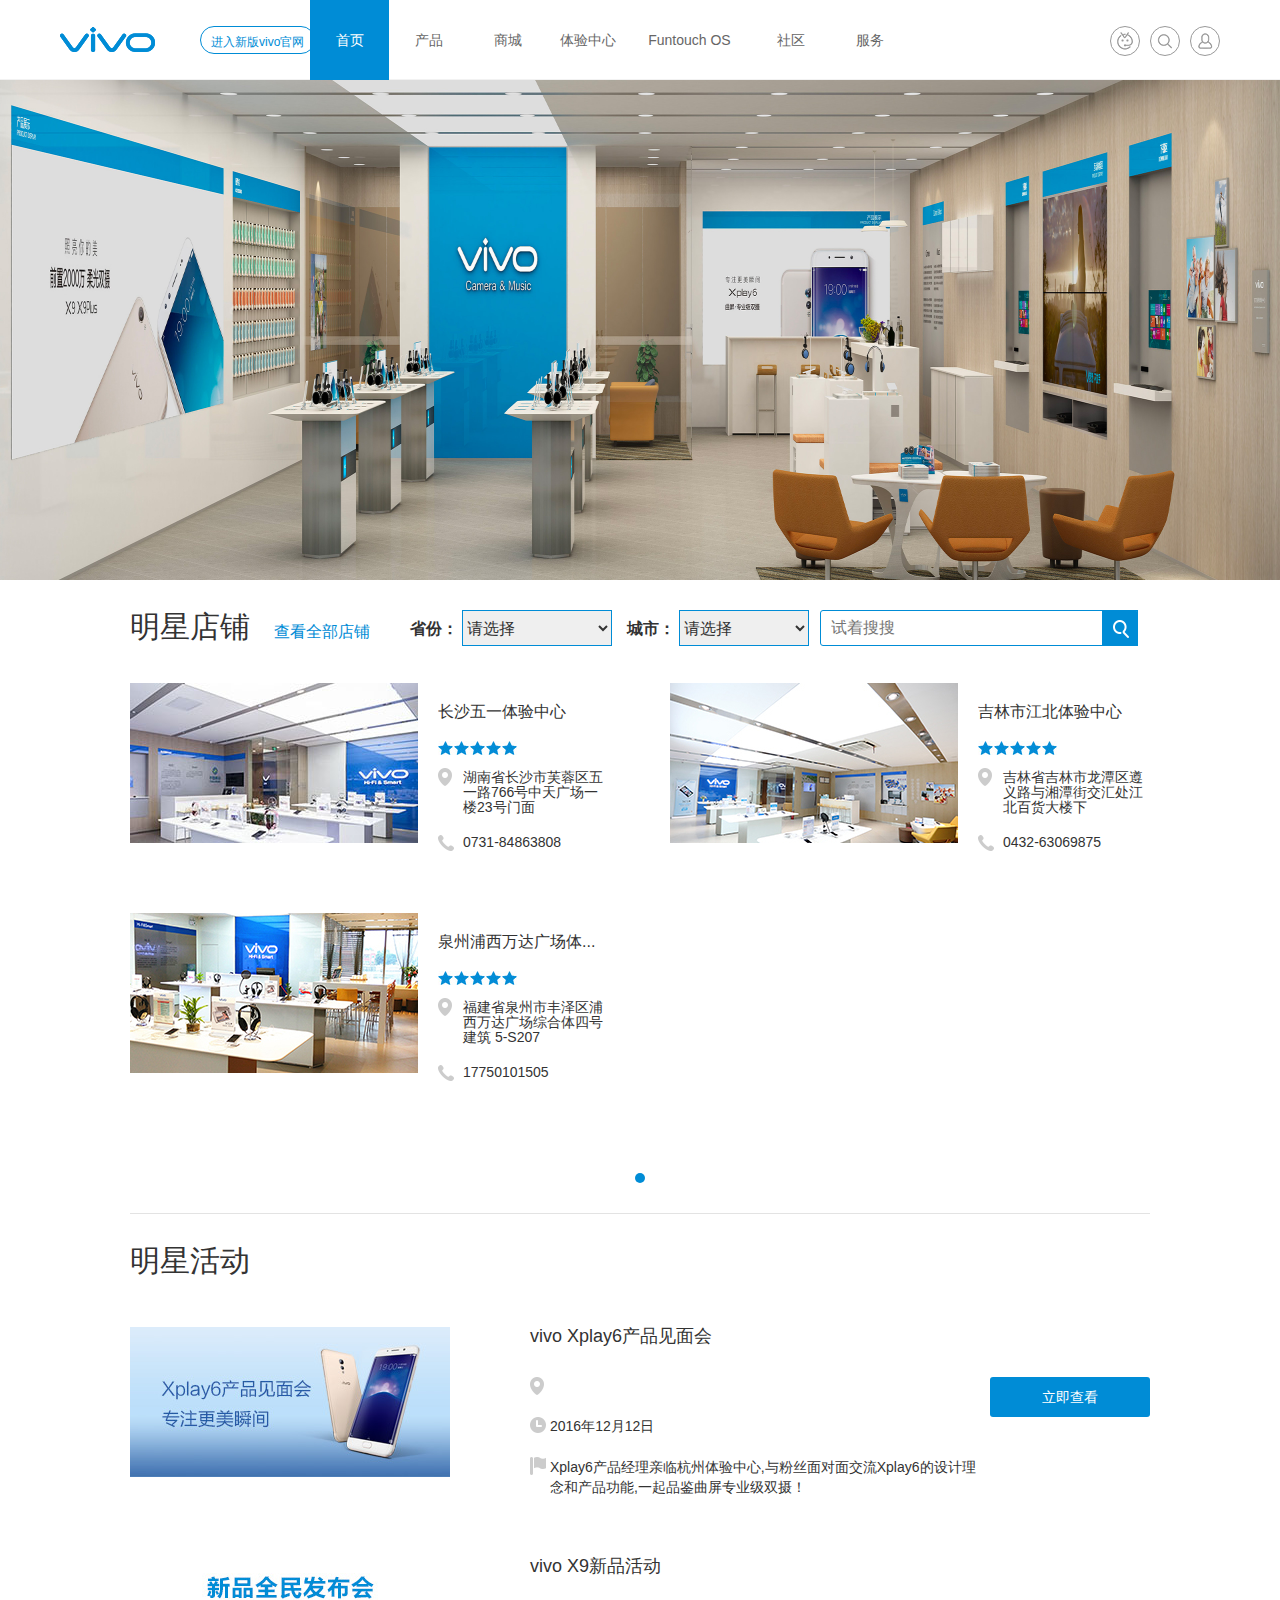
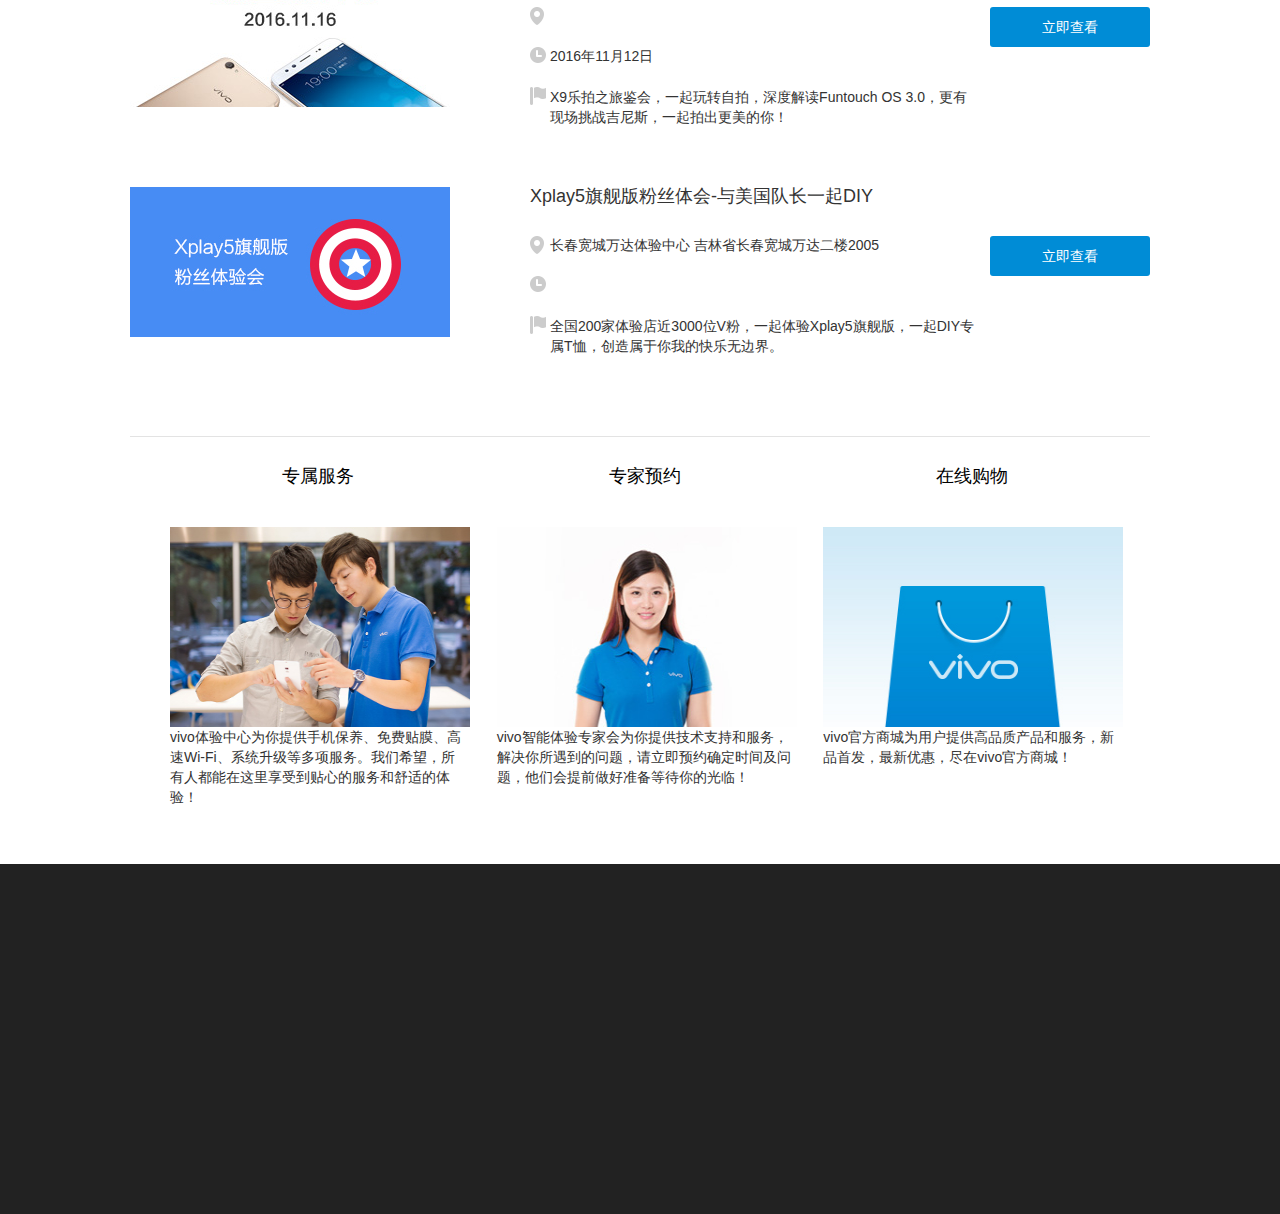
<file: try-center.html>
<!DOCTYPE html>
<html>
	<head>
		<meta charset="UTF-8">
		<title>体验中心页面</title>
		<meta name="viewport" content="width=device-width,initial-scale=1,minimum-scale=1,maximum-scale=1,user-scalable=no" />
		<script type="text/javascript" src="js/jquery-1.11.3.js" ></script>
		<script type="text/javascript" src="js/bootstrap.js" ></script>
		<script type="text/javascript" src="js/home-page.js" ></script>		
		<link rel="stylesheet" href="css/bootstrap.css" />
		<link rel="stylesheet" href="css/home-page.css" />
		<link rel="stylesheet" type="text/css" href="css/responsive.css"/>
		<link rel="stylesheet" href="css/try-center.css" /> 		
	</head>
	<body>
		<div class="vivo-wrap container">
		 <div class="header-wrap">
			    <div class="vivo-header">
				    <a href="/" class="header-logo">
					    <img src="img/vivo-gb-logo.png" />
				    </a>
				    <div class="new-edition">
					    <a href="/">进入新版vivo官网</a>
				    </div>
				     <div class="nav-menu">
					    <ul>
					        <li><a href="index.html">首页</a></li>
					   	    <li><a href="product-page.html">产品</a></li>
				 		    <li><a href="/">商城</a></li>
			    		    <li><a href="try-center.html">体验中心</a></li>
					        <li><a href="Funtouch OS-page.html">Funtouch OS</a></li>
					   	    <li><a href="/">社区</a></li>
				 		    <li><a href="/">服务</a></li>
			    	   </ul>					    	
				    </div>		
				    <ul class="vivo-nav">
					    <li class="nav-gb nav-current"><a href="index.html">首页</a></li>
					    <li class="nav-gb nav-product">
					    	<a href="product-page.html">产品</a>
					    	<div class="product-menu">
				                <div class="menus">
				                    <dl class="menu-series">
					                    <dt><a href="/">最新<span class="glyphicon glyphicon-menu-right" style="font-size:6px;margin-left: 3px;"></span></a></dt>
					                    <dd><a href="/">X9L</a></dd>
					                    <dd><a href="/">Y53</a></dd>
					                    <dd><a href="/">Xplay6磨砂黑</a></dd>
					                    <dd><a href="/">X9i</a></dd>
					                    <dd><a href="/">Y66</a></dd>
				                    </dl>
				                    <dl class="menu-series">
					                    <dt><a href="/">Xplay序列<span class="glyphicon glyphicon-menu-right" style="font-size:6px;margin-left: 3px;"></span></a></dt>
					                    <dd><a href="/">X9L</a></dd>
					                    <dd><a href="/">X9i</a></dd>
					                    <dd><a href="/">X9Plus</a></dd>
					                    <dd><a href="/">X9</a></dd>
					                    <dd><a href="/">X7</a></dd>
				                    </dl>
				                    <dl class="menu-series">
					                    <dt><a href="/">X序列<span class="glyphicon glyphicon-menu-right" style="font-size:6px;margin-left: 3px;"></span></a></dt>
					                    <dd><a href="/">Xplay6磨砂黑</a></dd>
					                    <dd><a href="/">Xplay6</a></dd>
					                    <dd><a href="/">Xplay5旗舰版</a></dd>
					                    <dd><a href="/">Xplay5</a></dd>
					                    <dd><a href="/">Xplay3S</a></dd>
				                    </dl>
				                    <dl class="menu-series">
					                    <dt><a href="/">Y序列<span class="glyphicon glyphicon-menu-right" style="font-size:6px;margin-left: 3px;"></span></a></dt>
					                    <dd><a href="/">Y53</a></dd>
					                    <dd><a href="/">Y66</a></dd>
					                    <dd><a href="/">Y67</a></dd>
					                    <dd><a href="/">Y55</a></dd>
					                    <dd><a href="/">Y51电信高配版</a></dd>
				                    </dl>
				                    <dl class="menu-series">
					                    <dt><a href="/">其它序列<span class="glyphicon glyphicon-menu-right" style="font-size:6px;margin-left: 3px;"></span></a></dt>
					                    <dd><a href="/">V3全网通</a></dd>
					                    <dd><a href="/">V3Max全网通</a></dd>
					                    <dd><a href="/">V3Max</a></dd>
					                    <dd><a href="/">V3</a></dd>
				                    </dl>
				                </div>
			               </div>
					    </li>
					    <li class="nav-gb"><a href="/">商城</a></li>
					    <li class="nav-gb"><a href="try-center.html">体验中心</a></li>
					    <li class="nav-gb"><a href="Funtouch OS-page.html">Funtouch OS</a></li>
					    <li class="nav-gb"><a href="/">社区</a></li>
					    <li class="nav-gb"><a href="/">服务</a></li>
				    </ul>
				    <div class="nav-tool">
					    <a href="/" class="nav-tool-kefu"><b class="v-gb-ico"></b><em class="nav-t-kefu-pop">小V在线客服</em></a>
					    <a href="/" class="nav-tool-search"><b class="v-gb-ico"></b></a>
					    <a href="/" class="nav-tool-user"><b class="v-gb-ico"></b></a>	
					     <div class="nav-tool-menu">
					    	<b class="v-gb-ico align"></b>
					    	<b class="v-gb-ico remove"></b>
					    </div>
				    </div>
			    </div>
			</div>			
			<div id="vivo-contain">
				<div class="center-bg">
					<img src="img/3fae765044d5796402b333b9c33a9531.jpg" class="img-responsive"/>
				</div>
				<div class="center-centent">
					<div class="star-shop">
						<h2>明星店铺</h2>
						<a href="/">查看全部店铺</a>
						<div class="seclect">
							<form name="form1">
								<label>省份：</label>
								<select class="sel-province" name="province" onchange="getCity()">
									<option value="0">请选择</option>
									<option value="1">上海市</option>
									<option value="2">云南省</option>
									<option value="3">内蒙古自治区</option>
									<option value="4">北京市</option>
									<option value="5">吉林省</option>
									<option value="6">四川省</option>
									<option value="7">天津市</option>
									<option value="8">宁夏回族自治区</option>
									<option value="9">安微省</option>
									<option value="10">山东省</option>
									<option value="11">山西省</option>
									<option value="12">广东省</option>
									<option value="13">广西壮族自治区</option>
									<option value="14">新疆维吾尔自治区</option>
									<option value="15">江苏省</option>
									<option value="16">江西省</option>
									<option value="17">河北省</option>
									<option value="18">河南省</option>
									<option value="19">浙江省</option>
									<option value="20">海南省</option>
									<option value="21">湖北省</option>
									<option value="22">湖南省</option>
									<option value="23">甘肃省</option>
									<option value="24">福建省</option>
									<option value="25">贵州省</option>
									<option value="26">辽宁省</option>
									<option value="27">重庆市</option>
									<option value="28">陕西省</option>
									<option value="29">青海省</option>
									<option value="30">黑龙江省</option>
								</select>
								<label>城市：</label>
								<select class="sel-city" name="city">
									<option value="0">请选择</option>
								</select>
								<div class="search">
									<input type="text" class="input-search" name="text" id="text" value="" placeholder="试着搜搜"/>
									<input type="button" class="search-ico">
								</div>
							</form>
						</div>
						<div class="shop-content">
							<div class="shop-content-one">
								<div class="figure">
									<img src="img/e841bebe4637e367b1567ccbc5db658a_288x200.jpg"/>
								</div>
								<div class="shop-contact">
									<h3>长沙五一体验中心</h3>
									<b class="star-ico"></b>
									<p class="shop-address">
										<b></b>
										湖南省长沙市芙蓉区五一路766号中天广场一楼23号门面
									</p>
									<p class="shop-phone">
										<b></b>
										0731-84863808
									</p>
								</div>
							</div>
							<div class="shop-content-two">
								<div class="figure">
									<img src="img/7e36b1f85f3b56aa8b8368f815e1d0ce_288x200.jpg"/>
								</div>
								<div class="shop-contact">
									<h3>吉林市江北体验中心</h3>
									<b class="star-ico"></b>
									<p class="shop-address">
										<b></b>
										吉林省吉林市龙潭区遵义路与湘潭街交汇处江北百货大楼下
									</p>
									<p class="shop-phone">
										<b></b>
										0432-63069875
									</p>
								</div>
							</div>
							<div class="shop-content-three">
								<div class="figure">
									<img src="img/87e82529e94cc159e0093ddc61be8881_288x200.jpg"/>
								</div>
								<div class="shop-contact">
									<h3>泉州浦西万达广场体...</h3>
									<b class="star-ico"></b>
									<p class="shop-address">
										<b></b>
										福建省泉州市丰泽区浦西万达广场综合体四号建筑 5-S207
									</p>
									<p class="shop-phone">
										<b></b>
										17750101505
									</p>
								</div>
							</div>							
						</div>
					</div>
					<div class="shop-dot"><a href="/" class="current"></a></div>
				    <div class="star-activity">
				    	<h2>明星活动</h2>
				    	<ul>
				    		<li>
				    			<div class="figure">
				    				<img src="img/1e07b111f09c9009bb61b97ff28c58ee.jpg"/>
				    			</div>
				    			<div class="activity">
				    				<h3>vivo Xplay6产品见面会</h3>
				    				<h4><b class="activity-b0"></b></h4>
				    				<h4><b class="activity-b1"></b>2016年12月12日</h4>
				    				<p>
				    					<b class="activity-b2"></b>
				    					Xplay6产品经理亲临杭州体验中心,与粉丝面对面交流Xplay6的设计理念和产品功能,一起品鉴曲屏专业级双摄！
				    				</p>
				    			</div>
				    			<a href="/">立即查看</a>
				    		</li>
				    		<li>
				    			<div class="figure">
				    				<img src="img/eab1acca0eac5ecd258c5347cb01af75.jpg"/>
				    			</div>
				    			<div class="activity">
				    				<h3>vivo X9新品活动</h3>
				    				<h4><b class="activity-b0"></b></h4>
				    				<h4><b class="activity-b1"></b>2016年11月12日</h4>
				    				<p>
				    					<b class="activity-b2"></b>
				    					X9乐拍之旅鉴会，一起玩转自拍，深度解读Funtouch OS 3.0，更有现场挑战吉尼斯，一起拍出更美的你！
				    				</p>
				    			</div>
				    			<a href="/">立即查看</a>
				    		</li>
				    		<li>
				    			<div class="figure">
				    				<img src="img/ff66a366e4f07a3da63ad9d95a2f34b6.jpg"/>
				    			</div>
				    			<div class="activity">
				    				<h3>Xplay5旗舰版粉丝体会-与美国队长一起DIY</h3>
				    				<h4><b class="activity-b0"></b>长春宽城万达体验中心 吉林省长春宽城万达二楼2005</h4>
				    				<h4><b class="activity-b1"></b></h4>
				    				<p>
				    					<b class="activity-b2"></b>
				    					全国200家体验店近3000位V粉，一起体验Xplay5旗舰版，一起DIY专属T恤，创造属于你我的快乐无边界。
				    				</p>
				    			</div>
				    			<a href="/">立即查看</a>
				    		</li>
				    	</ul>
				    </div>
				    <div class="special">
				    	<ul class="row clearfix">
				    		<li class="col-lg-4 col-sm-12">
				    			<h2>专属服务</h2>
				    			<div class="special-one">
				    			<div class="figure">
				    				<img src="img/84b317f7c84d8a7441228e00a6947536_320x200!.jpg"/>
				    			</div>
				    			<p>vivo体验中心为你提供手机保养、免费贴膜、高速Wi-Fi、系统升级等多项服务。我们希望，所有人都能在这里享受到贴心的服务和舒适的体验！</p>
				    		    </div>
				    		</li>				    		
				    		<li class="col-lg-4 col-sm-12">
				    			<h2>专家预约</h2>
				    			<div class="special-one">
				    			<div class="figure">
				    				<img src="img/131bbe921e1b0fbc353d785f2d3d4467_320x200!.jpg"/>
				    			</div>
				    			<p>vivo智能体验专家会为你提供技术支持和服务，解决你所遇到的问题，请立即预约确定时间及问题，他们会提前做好准备等待你的光临！</p>
				    		    </div>
				    		</li>
				    		
				    		<li class="col-lg-4 col-sm-12">
				    			<h2>在线购物</h2>
				    			<div class="special-one">
				    			<div class="figure">
				    				<img src="img/3a0cb20dff4d91c625858bc90992b00d_320x200!.jpg"/>
				    			</div>
				    			<p>vivo官方商城为用户提供高品质产品和服务，新品首发，最新优惠，尽在vivo官方商城！</p>
				    		    </div>
				    		</li>
				    	</ul>
				    </div>
				</div>				
			</div>
			<div class="vivo-footer-wrap">
				<div class="vivo-foot">
					<div class="foot-logo">
						<img src="img/vivo-f-logo.jpg" />
					</div>
					
					<div class="foot-ico">
						<a class="foot-sina" href="/"><b class="footer-ico"></b></a>
						<a class="foot-wechat" href="/">
							<b class="footer-ico"></b>
						    <div class="wechat-ico">
						        <img src="img/vf-weixin-overbox-ico-x2.jpg" width="100px" height="100px" />
						        <span class="caret"></span>
					        </div>
						</a>
						<a class="foot-v" href="/"><b class="footer-ico"></b></a>
						<a class="foot-tie" href="/"><b class="footer-ico"></b></a>
						<a class="foot-home" href="/"><b class="footer-ico"></b></a>
						<a class="foot-kefu" href="/"><span class="divider"></span><b class="footer-ico"></b>小V在线客服</a>
					</div>
					<div class="foot-links">
						<a href="/">新闻中心</a>
						<a href="/">vivo招聘</a>
						<a href="/">vivo摄影</a>
						<a href="/">采购平台</a>
						<a href="/">开发者平台</a>
						<a href="/">手机寻回</a>
						<a href="/">网站地图</a>
						<a href="/">手机真伪查询</a>
						<a href="/">免费声明</a>
						<a href="/" class="footer-ico">English<span class="glyphicon glyphicon-play"></span></a>
					</div>				
					<div class="foot-copy">
						<p>COPYRIGHT @ 1996-2017<br/>ALL RIGHTS RESERVED <a>粤ICP备05100288号-8</a>
							<a class="bar"><img src="img/gssw-icon.png" width="15px" height="15px"/></a>
						</p>
					</div>
				</div>
			</div>
			<div class="vivo-box">
				<div class="return-top" id="return_top">
					<span class="glyphicon glyphicon-triangle-top"><div class="top">TOP</div></span>																
				</div>
			</div>
		</div>	
	</body>
	<!--返回顶部-->
	<script>
	var return_top = document.getElementById("return_top");
    var sTop;
    window.onscroll = function(){
    //sTop :滚动条距离顶部的距离数值
        sTop = document.body.scrollTop||document.documentElement.scrollTop;
        if(sTop>600){
            $(".return-top").css("display","block");
        }else{
            $(".return-top").css("display","none");
        }
    }
    return_top.onclick = function(){
        var termId = setInterval(function(){
        sTop-=50;
        if(sTop<=0){
            clearInterval(termId);
        }
        window.scrollTo(0,sTop);
        },1);       
    }
	</script>
	<script type="text/javascript">
		 //定义一个二维数组  
		 var city=[
		     ["徐汇区"],
		     ["丽江市","保山市","大理市","昆明市","昭通市","曲靖市","楚雄市","玉溪市"],
		     ["乌兰察布市","包头市","呼和浩特市"],
		     ["东城区","丰台区","丰台区","密云区","平谷区","延庆区","怀柔区","房山区","昌平区","朝阳区","燕郊","西城区","通州区","顺义区"],
		     ["九台市","吉林市","四平市","白城市","辽源市","通化市","长春市"],
		     ["乐山市","内江市","凉山彝族自治州","南充市","宜宾市","巴中市","广元市","德阳市","成都市","攀枝花市","泸州市","眉山市","绵阳市","自贡市","资阳市","达州市","遂宁市","阿坝藏族羌族自治州"],
		     ["东丽区","南开区","和平区","塘沽区","大港区","宁河县","宝坻区","宝坻区","汉沽区","河北区","河西区","津南区","西青区","静海县"],
		     ["银川市"],
		     ["亳州市","滁州市","阜阳市","马鞍山市"],
		     ["东营市","临沂市","威海市","德州市","日照市","枣庄市","泰安市","济南市","济宁市","淄博市","滨州市","潍坊市","烟台市","聊城市","青岛市"],
		     ["临汾市","吕梁市","大同市","太原市","忻州市","晋中市","晋城市","祁州市","运城市","长治市","阳泉市"],
		     ["东莞市","佛山市","潮州市"],
		     ["北海市","南宁市","崇左市","来宾市","柳州市","桂林市","梧州市","池河市","河池市","玉林市","百色市","贵港市","贺州市","钦州市","防城港市"],
		     ["乌鲁木齐市","五家渠市","克拉玛依市","博乐市","吐鲁番市","哈密市","喀什市","塔城市","昌吉市","阿克苏市","阿勒泰市"],
		     ["南京市","盐城市","苏州市","上饶市"],
		     ["上饶市","九江市","南昌市","吉安市","宜春市","抚州市","新余市","景德镇市","萍乡市","赣州市","鹰潭市"],
		     ["保定市","唐山市","廊坊市","张家口市","承德市","沧州市","石家庄市","秦皇岛市","衡水市","邢台市","邯郸市"],
		     ["三门峡市","信阳市","南阳市","周口市","商丘市","安阳市","平顶山市","开封市","新乡市","洛阳市","济源市","漯河市","濮阳市","焦作市","许昌市","郑州市","驻马店市","鹤壁市"],
		     ["台州市","嘉兴市","宁波市","杭州市","温州市","湖州市","绍兴市","金华市"],
		     ["万宁市","三亚市","东方市","儋州市","定安县","屯昌县","文昌市","海口市","澄迈县","白沙县"],
		     ["十堰市","咸宁市","宜昌市","武汉市","荆州市","襄阳市","鄂州市","随州市","黄冈市","黄石市"],
		     ["娄底市","岳阳市","常德市","张家界市","怀化市","株洲市","永州市","湘潭市","益阳市","衡阳市","郴州市","长沙市"],		  
		     ["临夏市","临洮市","兰州市","合作市","和政市","嘉峪关市","平川市","张掖市","景泰市","武威市","酒泉市","金川市"],
		     ["三明市","厦门市","宁德市","泉州市","漳州市","福州市","龙岩市"],
		     ["六盘水市","安顺市","毕节市","贵阳市","遵义市","铜仁市","黔南州","黔西南州"],
		     ["抚顺市","朝阳市","本溪市","沈阳市","盘锦市","葫芦岛市","赤峰市","锦州市","阜新市","鞍山市"],
		     ["万州区","北碚区","南坪区","南岸区","合川市","巴南区","永川区","江北区","涪陵区","渝中区","渝北区"],
		     ["咸阳市","商洛市","安康市","宝鸡市","延安市","榆林市","汉中市","渭南市","西安市","郊东市","郊县市","郊西市","铜川市"],
		     ["西宁市"],
		     ["七河台市","哈尔滨市","大庆市","齐齐哈尔市"]
		 ];
		 function getCity(){
		 	var selectProvince=document.form1.province;   //获得省下的下拉框对象
		 	var selectCity=document.form1.city;           //获得城市的下拉框对象
		 	var province=city[selectProvince.selectedIndex-1];    //得到对应省得城市对象
		 	selectCity.length=1;                             //清空城市下拉框，仅留提示选项
		 	for (var i=0;i<province.length;i++) {              //通过for循环，将城市中的值填充到城市下拉框中
		 		selectCity[i+1]=new Option(province[i],province[i]);
		 	}
		 }
	</script>
</html>
</file>
<file: css/home-page.css>
.vivo-wrap{
	margin: 0;
	padding: 0;	
}
.vivo-wrap{
	width: 100%;
	height: auto;
}
/*头部*/
.header-wrap{
	width: 100%;	
	background-color: rgba(255,255,255,.97);
    box-sizing: border-box;  
}
.vivo-header{
	width: 100%;	
	height: 80px;
	margin-bottom: -1px;
	margin: auto;
	z-index: 9999999999;
	position:fixed;
	background: white;
	border-bottom: 1px solid #f2f2f2;
}
.cl{
	zoom: 1;
}
.cl:after {
    content: ".";
    display: block;
    height: 0;
    clear: both;
    visibility: hidden;
}
.vivo-header a.header-logo{
	width: 95px;
	height: 25px;
	top: 50%;
	margin-top: -13px;
	float: left;
	position: relative;
	left: 60px;
	background-image: url(../img/vivo-gb-logo.png);
	background-repeat:no-repeat ;
	background-size:95px 25px ;
}
.vivo-header .new-edition{
	font-size: 12px;
	text-align: center;
	top: 50%;
	left: 200px;
	height: 28px;
	margin-top: -14px;
	box-sizing: border-box;
	position: absolute;
}
.vivo-header .new-edition a{
	height: 100%;
	line-height: 30px;
	display: inline-block;
	padding: 0 10px;
	box-sizing: border-box;
	overflow: hidden;
	border: 1px solid #008CD6;
	color:#008CD6;
	float: left;
	border-radius: 20px;
}
.vivo-header .nav-menu{
	width: 768px;
	height: 700px;
	margin-top: 80px;
	background: white;
	display: none;
}
.vivo-header .nav-menu li{
	margin-top: 30px;
	margin-left: -20px;
}
/*响应时导航栏文字的动画效果*/
@keyframes left{
	from{transform: translateX(-200px);opacity: 0; transition: all .3s 3s;}
	to{transform: translateX(0px);opacity: 1;}
}
@keyframes move{
	from{transform: translateX(0px);opacity: 1;transition: all 3s .3s;}
	to{transform: translateX(-200px);opacity: 0;}
}
.vivo-header .nav-menu li a:hover{
    color: #008CD6;
}
a{
	text-decoration: none;
	cursor: pointer;
	color: #666;
}
ul{
	list-style: none;
}
.vivo-header ul.vivo-nav{
	width: 50%; 
	height: 100%; 
	display: table; 
	margin: auto;
	display: block;
}
.vivo-nav li{
	width: 1%;
	display:table-cell;
	vertical-align: middle;
	position: relative;
	text-align: center;
	left: -50px;
	transition: background-color .3s ease;
}
.vivo-nav>li>a{
	display: block;
	text-align: center;
	height: 80px;
	line-height: 80px;
	width: 100%;
}
.nav-current{
	background-color: #008CD6;
}
.nav-current>a{
	color:white !important;
	transition: background-color .3s ease;
	transform: .3s .41s ease;
	opacity: .3s .41s ease;
}
.nav-product .product-menu{
	width: 1500px;
	height: 350px;
	position: absolute;
	margin-left: -500px;
	top: 80px;
	left: 0;
	z-index: 98;
	background: white;
    display: none;
    transition: background-color .3s .3s ease;
}
.nav-product .menus{
	width:1400px;
	height: 330px;
	display: block;
    background-color: rgba(255,255,255,.97);
	margin-left: 170px;
	transition: background-color .3s  ease;
}

.nav-product .product-menu dl{
	position: relative;
	float: left;
	margin-left: 5px;
}
.nav-product .product-menu dl dt{
	color: black;
	font-size: 16px;
	margin-bottom: 20px;
}
.nav-product .product-menu a{
	display: block;
    font-size: 14px;
    text-align: left;
    color: #666;
    height: 2.5em;
    overflow: hidden;
	transition: color .3s ease; 
	position: relative;
	top: 30px;
	margin-left: 100px;
}
/*产品下拉菜单文字渐入效果*/
@keyframes right{
	from{transform: translateX(50px);opacity: 0;transition: all .3s 5s;}
	to{transform: translateX(0px);opacity: 1;}
}

.nav-product .product-menu a:hover{
	color: #008CD6!important;
}
.vivo-header .nav-tool{
	position: absolute;
	top:50%;
	margin-top:-14px;
	right: 60px;
}
.vivo-header .nav-tool a{
	width: 30px;
	height: 30px;
	padding: 0;
	display: inline-block;
	margin-left: 10px;
	border: 1px solid #999;
	border-radius: 50px;
	text-align: left;
	float: left;	
}
.vivo-header .nav-tool a b{
	display: block;
	width: 18px; 
	height: 18px; 
	top: 50%; 
	left: 50%; 
	margin-left: 5px; 
	margin-top: 5px; 
}
.v-gb-ico{
	background-image: url(../img/vivo-gb-ico.png);
	background-size: 600px 400px;
	display: inline-block;
	overflow: hidden;
}
.vivo-header .nav-tool-search b{
	background-position: 0 0;
}
.vivo-header .nav-tool-user b{
	background-position: -18px 0;
}
.vivo-header .nav-tool-kefu b{
	background-position: -36px 0;
}
.vivo-header .nav-tool-kefu:hover{
	background-color: #008cd6; 
	border-color: #008cd6;
}
.vivo-header .nav-tool-kefu:hover b{
	background-position: -36px -18px;
}
.vivo-header .nav-tool-kefu em{
	position: absolute;
	width: 88px; 
	height: 18px; 
	line-height: 18px; 
	text-align: center; 
	border: #aaa solid 1px; 
	border-radius: 3px; 
	top: 34px; 
	left: 20%; 
	margin-left: -44px; 
	color: #999; 
	font-size: 12px; 
	display: none;
}
.vivo-header .nav-tool-user img{
	width: 100%; 
	height: 100%; 
	top: 0; 
	left: 0;
}
/*轮播*/
#carousel{
	width: 100%;
	overflow: hidden;
	position:fixed;
	z-index: 1;
	height: 740px;
	margin-top: 80px;
}
/*添加轮播透明度改变的动画*/
@keyframes toumingdu{
	0%{opacity: 1;}
	25%{opacity: 0.8;}
	50%{opacity: 0.5;}
	75%{opacity: 0.3;}
}
/* 改变轮播切换按钮的样式*/
.carousel-indicators li{
	position:relative;
	margin-left: 15px;
	background-color: white;
}
.carousel-indicators li.active{
	margin-left: 15px;
	background-color: #008CD6;
	border: 1px solid #008CD6;
}
.carousel-inner{
	width: 100%;
	height:740px;
	overflow: hidden;
}
.carousel-inner li{
	width: 100%;
	height: 740px;
	display: block;
	position:relative;
	overflow: hidden;
}
.vivo-description{
	width: 50%;
	height: 50%;
	position: absolute;
	top: 0;
	left: 0;
}
.carousel-inner  li{
	display: block;
	position: absolute;
	background-position: center center;
	overflow: hidden;
	background-repeat:no-repeat;
	float: left;
	top: 0;
	left: 0;
}
.carousel-inner li .title h2{
	display: block;
	position: relative;
	width: 100%;
	text-align: center;
	opacity: 0;
	visibility: hidden;
}
.carousel-inner li.active .title h2:nth-child(1){
	opacity: 1;
	visibility: visible;
	transition-duration: .3s;
	transition-delay: .2s;
	transform:translateY(20px);
	transition: visibility .3s .2s ease; 
}
.carousel-inner li.active .title h2:nth-child(2){
	opacity: 1;
	visibility: visible;
	transition-duration: .4s;
	transition-delay: .4s;
	transform:translateY(20px);
}
.carousel-inner li.active .title h2:nth-child(3){
	opacity: 1;
	visibility: visible;
	transition-duration: .4s;
	transition-delay: .6s;
	transform:translateY(20px);
}
.carousel-inner li.active .text span{
	opacity: 1;
	visibility: visible;
	transition-duration: .5s;
	transition-delay: 0.8s;
	transform:translateY(20px);
}
.carousel-inner li .title img{
	height: 100%;
	width: auto;	
}
.carousel-inner li .title>.text{
	margin-top: 50px;
	position: relative;
	text-align: center;
	margin: auto;
	display: block;
}
.carousel-inner li .text span{
	font-size: 13px;
	line-height: 30px;
    width: 90px;
    height: 30px;
    text-align: center;
    border-radius: 30px;
    opacity: 0;
	visibility: hidden;		
}
.vm-h-nn .title{
	width: 300px;
	height: auto;
	position: absolute;
	bottom: -130px;
	right: 120px;
}
.vm-h-nn .title h2{
	height: 41px;
}
.vm-h-nn .text{
	position: relative;
	margin-top:550px;
	left: 400px;	
}
.vm-h-nn .text span{
	display: inline-block;
	color:#008CD6;		
	border: 1px solid #008CD6;
}
.vm-h-nn .text .vivo-ico b{
	display: inline-block;
	width: 5px;
	height: 10px;
	margin-left: 5px;
	background-image: url(../img/vivo-high-ico.png);
	background-repeat:no-repeat ;
	background-position: 0px -13px;
}
.x9sliver .title{
	width: 250px;
	height: auto;
	margin-top:200px;
	margin-left: 600px;
}
.x9sliver .title h2{
	height: 30px;	
}
.x9sliver .text{
	position: relative;
	margin-top:380px;
	margin-left: 680px;
}
.x9sliver .text span{
	display: inline-block;
	border: 1px solid white;
	color: white;
}
.x9sliver .text .vivo-ico b{
	display: inline-block;
	width: 5px;
	height: 10px;
	margin-left: 5px;
	background-image: url(../img/vivo-high-ico.png);
	background-repeat:no-repeat ;
	background-position: 0px -26px;
}
.vm-h-game .title{
	width: 275px;
	height: auto;
	margin-top: 320px;
	margin-left: 280px;
}
.vm-h-game .title h2{
	height: 37px;
}
.vm-h-game .text{
	position: relative;
	margin-top:480px;
	left: 370px;	
}
.vm-h-game  .text span{
	display: inline-block;
	border: 1px solid white;
	color: white;
}
.vm-h-game .text .vivo-ico b{
	display: inline-block;
	width: 5px;
	height: 10px;
	margin-left: 5px;
	background-image: url(../img/vivo-high-ico.png);
	background-repeat:no-repeat ;
	background-position: 0px -26px;
}
.vm-h-x9pyy .title{
	width: 250px;
	height: auto;
	margin-top:100px;
	margin-left: 600px;
}
.vm-h-x9pyy .title h2{
	height: 30px;	
}
.vm-h-x9pyy .text{
	position: relative;
	margin-top:270px;
	margin-left: 680px;
}
.vm-h-x9pyy .text span{
	display: inline-block;
	border: 1px solid #008CD6;
	color: #008CD6;
}
.vm-h-x9pyy .text .vivo-ico b{
	display: inline-block;
	width: 5px;
	height: 10px;
	margin-left: 5px;
	background-image: url(../img/vivo-high-ico.png);
	background-repeat:no-repeat ;
	background-position: 0px -13px;
}
.vm-h-nn{
	display: block;
	width: 100%;
	height: 793px;
	overflow: hidden;
	vertical-align:middle;
	background-repeat:no-repeat;
	background-image: url(../img/vm-h-nn-bg-small.jpg);
	background-size:100% 793px;
}
.x9sliver{
	display: block;
	width: 100%;
	height: 793px;
	overflow: hidden;
	background-repeat:no-repeat;
	vertical-align: middle;
	background-image: url(../img/vm-h-x9slive-bg-small.jpg);
	background-size:100% 793px;
}
.vm-h-game{
	display: block;
	width: 100%;
	height: 793px;
	overflow: hidden;
	vertical-align: middle;
	background-repeat:no-repeat;
	background-image: url(../img/vm-h-game0627-bg-small.jpg);
	background-size:100% 793px;
}
.vm-h-x9pyy{
	display: block;
	width: 100%;
	height: 793px;
	overflow: hidden;
	vertical-align: middle;
	background-repeat:no-repeat;
	background-image: url(../img/vm-h-x9pyy-bg-small.jpg);
	background-size:100% 793px;
}
/*内容*/
.vivo-contain{
	width: 100%;
	background-color: #f6f7f8;
	overflow: hidden;
	position: relative;
	z-index: 9;
	height: auto;
	margin: auto;
	margin-top: 793px;
}
.first-contain{
	width: 100%;
	height: auto;
	position: relative;
	overflow: hidden;
	margin: auto;
}
.first-contain ul{
	width: 100%;
	height: auto;
	display: inline-block;
}
.first-contain ul li{
	display: inline-block;
	height:360px;
	width: 33.33%;
	position: relative;
	box-sizing: content-box;
	overflow: hidden;
	margin-left: -3px;
}
.first-contain ul:nth-child(1){
	margin-left: -20px;
}
.first-contain ul li a{
	display: block;
	position: relative;
	height: 100%;
	width: 100%;
	overflow:hidden;	
}
.first-contain ul li a i{
	display: block;
	position: absolute;
	height: 100%;
	width: 2000px;
	left:50%;
	margin-left: -1000px;
	text-align: center;
	vertical-align: middle;
}
.first-contain ul li a i img{
	height: 100% !important;	
}

.first-contain ul li a .phone-title{
	width: 100% ;
	position: absolute;
	z-index: 2;
	color: white;
	text-align: center;
	left: 0;
	bottom:30px;
}
.first-contain ul li a .color-black{
	color: #333333;
}
.first-contain ul li a .phone-title h2{
	line-height: 1em;
	font-size: 18px;
	padding-bottom: 5px;
}
.first-contain ul li a .phone-title h3{
	line-height: 1em;
	font-size: 14px; 
}
.first-contain ul li a .color-black h3{
	color: #999999;
}
.first-contain ul li span{
	display: block;
	width: 80px;
	height: 80px;
	position: absolute;
	overflow: hidden;
	content: "";
	top: 50%;
	left: 50%;
	margin-top: -150px;
	margin-left: -40px;
}
.first-contain ul li b{
	width: 80px;
	height: 80px;
	display: inline-block;	
	background-size: 600px 400px;
	vertical-align: middle;
	overflow: hidden;
	position: relative;	
	background-image: url(../img/vivo-gb-ico.png);
	background-position:-520px 0;
	background-repeat: no-repeat;
	content: '';
	z-index: 99;
}
.first-contain ul li b:hover{
	width: 80px;
	height: 80px;
	display: inline-block;	
	background-size: 600px 400px;
	vertical-align: middle;
	overflow: hidden;
	position: relative;	
	background-image: url(../img/vivo-gb-ico.png);
	background-position:-420px 0;
	background-repeat: no-repeat;
	content: '';
	z-index: 99;
}
.second-contain,.third-contain{
	width: 100%;
	height: auto;
	position:relative;
	margin-top: 100px;
	margin-left: 12px;
}
.second-contain h2{
	font-size: 24px;
	line-height: 1em;
	font-weight: bold;
	color: #333333;
	display: inline-block;	
}
.second-contain .more-ico{
	display:inline-block;
	line-height: 1em;
	padding: .6em 1.3em;
	margin-left: 20px;
	color: #999999;
	border-radius: 50px;
	font-size: 12px;
	text-align: center;
	box-sizing: border-box;
	border: 1px solid #999999;
}
.second-contain b{
	width: 4px;
	height: 8px;
	background-image: url(../img/vivo-gb-ico.png);
	background-position: -583px -125px;
	background-repeat: no-repeat;
	background-size: 600px 400px;
	display: inline-block;
	overflow: hidden;
	position: absolute;
	vertical-align: middle;
	content: "";
	margin-left:28px;
	margin-top: 2px;	
}
.second-contain .more-ico:hover{
	border: 1px solid #008CD6;
	color: #008CD6;
}
.second-contain ul{
	display: block;
	position: relative;
	margin-top: 40px;
	margin-left:-40px ;
}
.second-contain ul li{
	display: block;
	width: 25%;
	float: left;
	position: relative;
}
.second-contain ul li a{
	display: block;
	height: 100%;
	overflow: hidden;
	margin: 0 5px;
}
.second-containul li a .figure{
	width: 100%;
	height: auto;
	margin-bottom: 15px;
}
.second-contain ul li a .figure img{
	width: 100%;
	height:auto;
}
.second-contain  h3{
	font-size: 16px;
	color: black;
	overflow: hidden;
	line-height: 1.8em;
	width: 90%;
	white-space: nowrap;
	text-overflow: ellipsis;
	transition-property: color;
	transition-duration:.3s ;
}
.second-contain h3:hover{	 
	color:#008CD6;
}
.second-contain p{
	position: absolute;
	margin-top:-10px;
	font-size: 14px;
	color: #666666;
	line-height: 1em;
	overflow: hidden;
	white-space: nowrap;
	width: 90%;
	text-overflow: ellipsis;
	transition-property: color;
	transition-duration:.3s ;
}
.second-contain p:hover{	 
	color: #008CD6;
}
.second-contain ul li strong{
	display: block;
	font-size: 14px;
	position: relative;
	color: #999999;
	margin-left: 6px;
	padding-top: 2em;
}
.second-contain hr{
	content: "";
	width: 20px;
	height: 1px;
	overflow: hidden;
	position: absolute;
	margin-top: -11px;
	margin-left:1px;
	background-color: #CCCCCC;
}
.third-contain h2{
	font-size: 24px;
	line-height: 1em;
	font-weight: bold;
	color: #333333;
	display: inline-block;	
}
.third-contain .more-ico{
	display:inline-block;
	line-height: 1em;
	padding: .6em 1.3em;
	margin-left: 20px;
	color: #999999;
	border-radius: 50px;
	font-size: 12px;
	text-align: center;
	box-sizing: border-box;
	border: 1px solid #999999;
}
.third-contain span b{
	width: 4px;
	height: 8px;
	background-image: url(../img/vivo-gb-ico.png);
	background-position: -583px -125px;
	background-repeat: no-repeat;
	background-size: 600px 400px;
	display: inline-block;
	position: absolute;
	vertical-align: middle;
	content: "";
	position: absolute;
	margin-left:8px;
	margin-top: -37px;
}
.third-contain  .more-ico:hover{
	border: 1px solid #008CD6;
	color: #008CD6;
}
.third-contain ul{
	height: 200px;
	margin-left: -40px;
}
.third-contain ul li{
	width: 33%;
	float: left;
	display: block;
	position: relative;
	height: 100%;
}
.third-contain ul li a{
	margin-top: 40px;
	display: block;
	height: 50%;
	overflow: hidden;
}
.third-contain ul li .info{
	width: 100px;
	height: 50%;
	position: absolute;
}
.third-contain ul li .info img{
	width: 100px;
	height: 100px;
}
.third-contain ul li .int{
	position: relative;
	display: block;
	margin-left: 100px;
	height: 100%;
}
.third-contain h3{
	position: relative;
	margin-top: 0px;
	margin-left:20px;
	font-size: 16px;
	color: black;
	overflow: hidden;
	line-height: 1.8em;
	width: 90%;
	white-space: nowrap;
	text-overflow: ellipsis;
	transition-property: color;
	transition-duration:.3s ;
}
.third-contain p{
	position: absolute;
	margin-top:-5px;
	margin-left: 20px;
	font-size: 14px;
	color: #666666;
	line-height: 1em;
	overflow: hidden;
	white-space: nowrap;
	width: 90%;
	text-overflow: ellipsis;
	transition-property: color;
	transition-duration:.3s ;
}
.third-contain h3 b{
	display: block;
	position: relative;
	font-size: 12px;
	width: 35px;
	height: 25px;
	display: inline-block;
	padding: .5em;
	line-height: 1em;
	border-radius: 5px;
	background-color: #008CD6;
	text-align: center;
	color: white;
	margin: 5px;
	margin-left:0px;
}
.third-contain span{
	font-size: 12px;
	color: #999999;
	position:absolute;
	margin-left: 20px;
	margin-top:40px;
}
.fourth-contain{
	background:#edeff1;
	margin-top: 100px;
	position: relative;
}
.fourth-contain .vivo-media-box{
	width: 1400px;
	margin: auto;
	padding-top:50px;
	position: relative;
	padding-bottom: 120px;
}
.fourth-contain h2{
	font-size: 24px;
	line-height: 1em;
	font-weight: bold;
	color: #333333;
	display: inline-block;
}
.fourth-contain ul{
	display: block;
	position: relative;
	margin-top: 20px;
	margin-left: -80px;
}
.fourth-contain ul li{
	width:33.333%;
	display: block;
	position: relative;
	float: left;
}
.fourth-contain ul li .mediabox{
	display: block;
	position: relative;
    margin: 0 40px;
	color: #999999;
}
.fourth-contain .figure{
	position: relative;
	width: 125px;
	height: 105px;
	float: right;
}
.fourth-contain ul li a{
	display: block;
	position: relative;
	margin: 0;
	color: #999999;
	height: auto;
}
.fourth-contain img{
	width: 125px;
	height: 105px;
}
.fourth-contain .cont{
	display: block;
	position: absolute;
	margin-top: -20px;
	font-size: 14px;
	color: #666666;
	line-height: 1.2em;
	text-align: left;
	height: 6.2em;
	overflow: hidden;
}
.fourth-contain .cont h3{
	color: black;
	font-size: 16px;
}
.fourth-contain p{
	color: #666666;
	display: block;
	position: relative;
	margin-top: -10px;
	overflow: hidden;
	padding-top: .5em;
	height: 50px;
}
.fourth-contain strong{
	display: block;
	position: relative;
	margin-top: 20px;
	margin-left:70px;
	font-size: 14px;
	color: #999999;	
}
.fourth-contain hr{
	content: "";
	width: 20px;
	height: 1px;
	overflow: hidden;
	position: absolute;
	margin-top: -20px;
	margin-left:-25px;
	background-color: #CCCCCC;
}
.fourth-contain span{
	width: 21px;
	height: 18px;
	display: inline-block;
	position: absolute;
	margin-left: -25px;
	vertical-align: middle;
	background-image: url(../img/vivo-gb-ico.png);
	background-position:-432px -184px ;
	background-repeat: no-repeat;
	background-size: 600px 400px;
}
.fourth-contain strong .span2{
	width: 21px;
	height: 18px;
	display: inline-block;
	position: absolute;
	margin-left: -25px;
	vertical-align: middle
	background-image: url(../img/vivo-gb-ico.png);
	background-position:-567px -184px ;
	background-size: 600px 400px;
	background-repeat: no-repeat;
}
/*脚部*/
.vivo-footer-wrap{
	width: 100%;
	height: 350px;
	background-color: #222222;
	position: relative;
}
.vivo-foot{
	width: 100%;
	height: 350px;
	background-color: #222222;
	left: 0;
	bottom: 0;
	color: #999999;
	font-size: 14px;
	text-align: center;
	position:fixed;
	z-index: 1;
	display: none;
}
.vivo-foot .foot-logo{
	text-align: center;
	padding: 40px 0 20px 0px;
}
.vivo-foot .foot-logo img{
	width: 125px;
	height: 50px;
}
.vivo-foot .foot-ico{
	width: 100%;
	height: 45px;
	position: absolute;
	margin-top:20px ;
}
.foot-ico a{
	width: 45px;
	height: 45px;
	display: inline-block;
	margin: 0 15px;
	background-color: #666666;
	border-radius: 50%;
	transition: background-color .3s ease; 
}
.foot-ico .foot-sina b{
	width: 45px;
	height: 45px;
    display: inline-block;
    overflow: hidden;
	position: relative;
	border-radius: 50%;
	background-image: url(../img/vivo-gb-ico.png);
	background-size: 600px 400px;
	background-repeat: no-repeat;
	background-position:-420px -80px;
	content: "";
	vertical-align: middle;
	background-color:#666666;
	transition: background-color .3s ease;
}
.foot-ico .foot-sina b:hover{
	background-color: red;
}
.foot-ico .foot-wechat b{
	width: 45px;
	height: 45px;
	border-radius: 50%;
    display: inline-block;
    overflow: hidden;
	position: relative;
	background-image: url(../img/vivo-gb-ico.png);
	background-size: 600px 400px;
	background-repeat: no-repeat;
	background-position:-555px -80px;
	content: "";
	vertical-align: middle;
	background-color:#666666;
	transition: background-color .3s ease;
}
.foot-ico .foot-wechat b:hover{
	background-color:#20A900;
}
.vivo-foot .wechat-ico{
	position: absolute;
	margin-top: -180px;
	margin-left: -25px;
	display: none;
}
.vivo-foot .wechat-ico .caret{
	position: absolute;
	margin-top: 0px;
	margin-left: -10px;
	color: white;
	border-width: 10px;    /*调节三角形的大小*/
}
.foot-ico .foot-v b{
	width: 45px;
	height: 45px;
	border-radius: 50%;
    display: inline-block;
    overflow: hidden;
	position: relative;
	background-image: url(../img/vivo-gb-ico.png);
	background-size: 600px 400px;
	background-repeat: no-repeat;
	background-position:-285px -80px;
	content: "";
	vertical-align: middle;
	background-color:#666666;
	transition: background-color .3s ease;
}
.foot-ico .foot-v b:hover{
	background-color:#008CD6;
}
.foot-ico .foot-tie b{
	width: 45px;
	height: 45px;
	border-radius: 50%;
    display: inline-block;
    overflow: hidden;
	position: relative;
	background-image: url(../img/vivo-gb-ico.png);
	background-size: 600px 400px;
	background-repeat: no-repeat;
	background-position:-330px -80px;
	content: "";
	vertical-align: middle;
	background-color:#666666;
	transition: background-color .3s ease;
}
.foot-ico .foot-tie b:hover{
	background-color:#2384EB;
}
.foot-ico .foot-home b{
	width: 45px;
	height: 45px;
	border-radius: 50%;
    display: inline-block;
    overflow: hidden;
	position: relative;
	background-image: url(../img/vivo-gb-ico.png);
	background-size: 600px 400px;
	background-repeat: no-repeat;
	background-position:-194px -80px;
	content: "";
	vertical-align: middle;
	background-color:#666666;
	transition: background-color .3s ease;
}
.foot-ico .foot-home b:hover{
	background-color:#42B0F4;
}
.foot-ico .foot-kefu{
	width: 140px;
	height: 36px;
	line-height:37px;
	border-radius: 18px;
	color: white;
	margin-left: 45px;
	position: relative;
	margin-top: 3px;
	text-align: left;
	background-color:#666666;
	transition: background-color .3s ease;
}
.foot-ico .foot-kefu:hover{
	background-color:#008CD6;
}
.foot-ico .foot-kefu span{
	display: block;
	content: "";
	width: 1px;
	height: 45px;
	background: #666666;
	position: absolute;
	top: 50%;
	left: -30px;
	margin-top: -22px;
}
.foot-ico .foot-kefu b{
	width:36px;
	height: 36px;
    display: inline-block;
    overflow: hidden;
	position: relative;
	background-image: url(../img/vivo-gb-ico.png);
	background-size: 600px 400px;
	background-repeat: no-repeat;
	background-position:-234px -83px;
	content: "";
	vertical-align: middle;
	margin: -7px 0 0 5px;
}
.foot-links a{
	color: #666;
	display: inline-block;
	position: relative;
	margin-top: 100px;
	margin-left: 16px;
	transition: color .3s ease; 
}
.foot-links span{
	margin-left: 4px;
	font-size: 1px;
}
.foot-links a:hover{
	color: #008CD6;
}
.vivo-foot .foot-copy{
	text-align: center;
	margin-top: 20px;
	font-size: 12px;
	line-height: 1.4em;
	color: #666666;
}
.foot-copy a:hover{
	color: #008CD6;
}
.vivo-foot .foot-copy .bar{
	margin-left: 5px;
	margin-top: -5px;
    display: inline-block;
    vertical-align: middle;
}
.vivo-box{
	width: 100%;
	height: auto;
	position: fixed;
	z-index: 999;
	left: 0;
	top: 0;
}
.return-top{
	height: 50px;
	width: 50px;
	top:600px;
	display: none;
	margin-left: 20px;
	position: fixed;
	right: 10px;
	z-index: 1;
	background-color: #5E5E5E;
	border-radius: 5px;
}
.return-top .active{
	display: block;
}
.glyphicon-triangle-top{
	position: relative;
	margin-left: 15px;
	margin-top: 5px;
	color: white;
}
.top{
	width: 30px;
	height: 20px;
	display: block;
	margin-left: -5px;
	margin-top: 5px;
	color: white;
}
.return-top:hover{
	transition: background-color .3s ease;
	background-color: #008CD6;
}
</file>
<file: css/responsive.css>
@media only screen and (min-width: 767px) and (max-width: 1268px) {
/*当屏幕小于1268px时进入新版隐藏*/	
.new-edition{
	display: none;
}
}
@media only screen and (min-width: 1000px) and (max-width: 1268px) {
/*内容第四部分响应*/
.fourth-contain .vivo-media-box h2{
	margin-left: 15px;
}
.fourth-contain .cont1{
	margin-left: 15px;
}
.fourth-contain .cont2{
	margin-left: -50px;
}
.fourth-contain .cont3{
	margin-left: -150px;
}
.fourth-contain .strong1{
	margin-left: 80px;
}
.fourth-contain .strong2{
	margin-left: 15px;
}
.fourth-contain .strong3{
	margin-left: -80px;
}
.fourth-contain .figure1 img{
	margin-left: -50px;
}
.fourth-contain .figure2 img{
	margin-left: -120px;
}
.fourth-contain .figure3 img{
	margin-left: -150px;
}
}
@media only screen and (min-width:767px )and (max-width:1000px) {
	/*内容第二部分响应*/
	.second-contain ul li{
		width: 50%;
	}
}
@media only screen and (min-width:767px )and (max-width:900px) {
	/*导航条*/
	.vivo-nav{
		margin-left: 35px;
	}
	/*内容第四部分响应*/
	.fourth-contain ul li{
		width: 100%;
		padding-top: 50px;
	}
	.fourth-contain .vivo-media-box h2{
	    margin-left: 15px;
    }
	.fourth-contain .figure{
		float: left;
		margin-left: 700px;
	}
	.fourth-contain .cont{
		margin-left: 50px;
	}
	.fourth-contain strong{
		margin-left: 80px;
	}
}
@media only screen and (max-width:768px ) {
.new-edition{
	display: block;
}
/*首页*/
.first-contain ul li{
	width: 100%;
}
.second-contain ul li{
	width: 100%;
}
.third-contain{
	height: 600px;
}
.third-contain ul li{
	width: 100%;
}
.fourth-contain{
	width: 100%;
}
.fourth-contain ul li{
	width: 100%;
	padding-top: 50px;
}
.fourth-contain .vivo-media-box h2{
	margin-left:10px ;                    
}
.fourth-contain .figure{
	float: left;
	margin-left:220px;
}
.fourth-contain .cont{
	margin-left: 10px;
}
.fourth-contain strong{
	margin-left:80px;
}
.vivo-header{
	height: 50px;
}
.header-wrap .vivo-header a.header-logo{
	margin-left: -40px;
}
.vivo-header .new-edition{
	top: 50%;
	left: 130px;
}
.vivo-header .vivo-nav{
	visibility: hidden;
}
.vivo-header .nav-tool a{
	display: none;
}
.vivo-header .nav-tool .nav-tool-menu b{
	display: block;
	width: 18px;
	height: 18px;
	background-position:0px -33px;
	margin-left:200px;
	margin-top: 5px;
}
.vivo-header .nav-tool .nav-tool-menu b.remove{
	width: 18px;
	height: 18px;
	background-position:-23px -33px;
	margin-left:200px;
	margin-top: 5px;
	display:none;
}
.vivo-footer-wrap{
	height: 243px;
}
.vivo-foot{
	height: auto;
	width: 100%;
}
.vivo-foot .foot-logo{
	padding: 10px 0 10px 0px;
}
.vivo-foot .foot-logo img{
	width: 80px;
	height: 30px;
}
.vivo-foot .foot-ico{
	width: 100%;
	height: 30px;
	position: absolute;
	margin-top:3px ;
	margin-left: -10px;
}
.foot-ico a{
	width: 30px;
	height:30px;
	margin: 2 3px;
}
.foot-ico .foot-sina b{
	width: 30px;
	height: 30px;
	background-position: -425px -85px;
}
.foot-ico .foot-wechat b{
	width: 30px;
	height: 30px;
	background-position: -560px -85px;
}
.foot-ico .foot-v b{
	width: 30px;
	height: 30px;
	background-position: -292px -85px;
}
.foot-ico .foot-tie b{
	width: 30px;
	height: 30px;
	background-position: -337px -85px;
}
.foot-ico .foot-home b{
	width: 30px;
	height: 30px;
	background-position: -200px -85px;
}
.foot-ico .foot-kefu{
	margin-top: 20px;
	width: 130px;
	height: 30px;
	font-size: 12px;
}
.foot-ico .foot-kefu span{
	display: none;
}
.foot-links a{
	font-size: 5px;
	margin-left: 5px;
}
.vivo-foot .foot-copy{
	text-align: center;
	margin-top: -80px;
	font-size: 12px;
}
.vivo-foot .foot-copy .bar{
	margin-left: 5px;
	margin-top: -3px;
}
.top{
	width: 20px;
	height: 20px;
	margin-left: 3px;
}
.top p{
	font-size:10px;
}
.return-top{
	height: 20px;
	width: 20px;
}
.glyphicon-triangle-top{
	font-size: 5px;
	margin-top: 1px;
	margin-left: 3px;
}
.vivo-header .nav-menu{
	margin-top: 50px;	
}
/*Funtouch OS页面*/
#vivo-contain .funtouch-switch{
	width: 100%;
	height: 50px;
}
#vivo-contain .funtouch-switch .switch-option{
	width: 33.3%;
	height: 20px;
	display: block; 
	margin-left: -230px;
	border-right:none ;
}
.switch-option a{
	width: 20px;
	height: 20px;
	display: block;
}
.switch-option img{
	width: 20px;
	height: 20px;
}
.content-left .content-up{
	height: auto;
}
.content-left .content-up dl{
	width: 100%;
	display: block;
}
.content-left .content-down{
	height: auto;
}
.content-left .content-down dl{
	width: 100%;
	display: block;
}
.funtouch-content .content-right{
	height: 800px;
	width: 100%;
    margin-top: 950px;
}
/*体验中心页面*/
#vivo-contain .center-centent .star-shop h2{
	font-size: 24px;
}
#vivo-contain .center-centent .star-shop a{
	font-size: 14px;
}
#vivo-contain .center-centent .star-shop .seclect{
	width: 100%;
	display: block;
	margin-top: 20px;
	margin-left: 10px;
}
#vivo-contain .center-centent .star-shop .seclect form .sel-province{
	width: 80px;
	height: 30px;
}
#vivo-contain .center-centent .star-shop .seclect form .sel-city{
	width: 80px;
	height: 30px;
}
#vivo-contain .star-shop .seclect form .search input.input-search{
	width: 250px;
	height: 36px;
	margin-top: 40px;
	margin-left: 10px;
}
#vivo-contain .star-shop .seclect form .search input.search-ico{
	left: -1px;
	top: 40px;
}
#vivo-contain .center-centent .star-shop .shop-content{
	height: auto;
	width: 100%;
	margin-top: 200px;
}
#vivo-contain .shop-content .shop-contact{
	width: 100%;
}
#vivo-contain .shop-content .figure{
	margin-left: 20px;
}
#vivo-contain .shop-content-two{
	width: 100%;
	margin-top: 120px;
}
#vivo-contain .shop-content-three{
	margin-top: 700px;
}
#vivo-contain .shop-contact p{
	font-size: 12px;
}
#vivo-contain .center-centent .star-activity{
	width: 100%;
	height: auto;
}
#vivo-contain .center-centent .star-activity ul{
	width: 100%;
	height: 1300px;
}
#vivo-contain .center-centent .star-activity h2{
	font-size: 24px;
}
#vivo-contain .star-activity li{
	width: 100%;
}
#vivo-contain .star-activity li .figure{
	margin-left: 20px;
}
#vivo-contain .star-activity li .activity{
	width: 100%;
	float: none;
	position: absolute;
	margin-top: 150px;
	margin-left: 20px;
}

#vivo-contain .star-activity li:nth-child(2){
	margin-top: 400px;
}
#vivo-contain .star-activity li:nth-child(3){
	margin-top: 400px;
}
#vivo-contain .star-activity li h3{
	font-size: 16px;
	text-align: center;
}
#vivo-contain .star-activity li h4{
	font-size: 14px;
	text-align: left;
}
#vivo-contain .star-activity li p{
	font-size: 12px;
	text-align: left;
}
#vivo-contain .star-activity li a{
	position: absolute;
	margin-top: 380px;
	margin-left: -210px;
	width: 120px;
	font-size: 12px;
}
#vivo-contain .center-centent .special{
	width: 100%;
	margin-top: 100px;
}
#vivo-contain .center-centent .special li:nth-child(1) h2{
	margin-left: -120px;
	font-size: 24px;
	font-weight: 300;
}
#vivo-contain .center-centent .special li:nth-child(2) h2{
	margin-left: -120px;
	font-size: 24px;
	font-weight: 300;
}
#vivo-contain .center-centent .special li:nth-child(3) h2{
	margin-left: -120px;
	font-size: 24px;
	font-weight: 300;
}
#vivo-contain .center-centent .special .figure{
	margin-left: -10px;
}
#vivo-contain .center-centent .special li p{
	display: block;
	width: 100%;
	height: 100px;
}

}
</file>
<file: css/Funtouch OS-page.css>
#vivo-contain{
	background: white;
	width: 100%;
	margin: auto 0;
	overflow: hidden;
	position: relative;
	z-index: 9;
	margin-top: 80px;
}
#vivo-contain .funtouch-main{
	padding-bottom: 100px;	
}
#vivo-contain .funtouch-bg{
	width: 100%;
	height: 800px;
	background-image:url(../img/fthos-ov-high-pic.jpg);
	background-repeat:no-repeat;
	background-position: center bottom;
	top: 0;
	left: 0; 
}
#vivo-contain .funtouch-bg a{
	display: block;
	height: 800px;
	width: 1000px;
	margin: auto;
}
#vivo-contain .funtouch-switch{
	width: 1100px;
	height: 50px;
	margin-top: -40px;
	margin-left: 200px;
}
#vivo-contain .funtouch-switch .switch-option{
	width: 363px;
	height: 20px;
	display: inline-block;
    border-right: 2px solid #c9c9c9;   
}
.switch-option a{
	width: 100px;
	height: 40px;
	display: inline-block;
	overflow: hidden;	
}
.switch-option img{
	width: 100px;
	height: 40px;
	padding: 0;
	margin-left: 50px;
}
.funtouch-content{
	width: 1100px;
	margin: auto;
	height: 560px;
	margin-top: 100px;
}
.funtouch-content .content-left{
	width: 820px;
	height: 512px;
	float: left;
}
.content-up{
	width: 820px;
	height: 220px;
	display: table;
	background: white;
	border-radius:5px ;
	overflow: hidden;
	margin-bottom: 10px;
	padding: 10px 0;
}
.content-down{
	width: 820px;
	height: 220px;
	display: table;
	background: white;
	border-radius:5px ;
	overflow: hidden;
	margin-bottom: 10px;
	padding: 10px 0;
}
.content-left dl{
	width: 33.33%;
	padding: 0;
	display: table-cell;
}
.content-left .first-content img{
	margin-top: 10px;
	margin-left: 20px;
}
.funtouch-content dl dt{
	font-size: 18px;
	color: black;
	padding: 8px 0;
	margin: 0 20px;
	border-bottom:1px solid #E6E6E6;
	position: relative;
	font-weight: 100;
}
.funtouch-content span{
	display: inline-block;
	height: 14px;
	line-height: 14px;
	width: auto;
	text-align: center;
	position: absolute;
	margin-top: -30px;
	margin-left: 200px;	
	font-size: 14px;
	color: #008CD6;
}
.funtouch-content dd{
	font-size: 12px;	
}
.funtouch-content dd ul li{
	display: block;
	padding-top: 16px;
	overflow: hidden;
	color: #555555;
}
.third-content ul li:hover{
	transition: color .3s ease;
	color: #008CD6;
}
.content-down img{
	margin-top: 15px;
	margin-left: 20px;
	border-radius:5px;
}
.funtouch-content .content-right{
	float: left;
	height: 490px;
	margin-left: 10px;
}
.content-right img{
	margin-top: 15px;
	margin-left:20px;
	border-radius:5px ;
}
.content-right dl .list-one ul li a{
	color: #008CD6;
}
.content-right dd .list-one{
	margin-left:-2px;
}
.content-right dd .list-two{	
	margin-left:-20px;
}
.content-right dd li:hover{	
	color: #008CD6;
}

.second-content b{
	display:inline-block;
    width: 4px;
    height: 4px;
    background:#555555;
    content: "";
    overflow: hidden;
    position: absolute;
    margin-left: -15px;
    margin-top: 6px;
    border-radius: 100%;
}
.third-content b{
	display:inline-block;
    width: 4px;
    height: 4px;
    background:black;
    content: "";
    overflow: hidden;
    position: absolute;
    margin-left: -15px;
    margin-top: 6px;
    border-radius: 100%;
}
.content-right b{
	display:inline-block;
    width: 4px;
    height: 4px;
    background: #008CD6;
    content: "";
    overflow: hidden;
    position: absolute;
    margin-left: -15px;
    margin-top: 6px;
    border-radius: 100%;
}
#wechat-box{
	width: 100%;
	height: auto;
	position: fixed;
	z-index: 999;
	left: 0;
	top: 0;
}
#wechat{
	height: 50px;
	width: 50px;
	position: absolute;
	right: 10px;
	z-index: 100;
}
#wechat .code{
	width: 106px;
	height: 106px;
	position: absolute;
	top: -115px;
	right: 0;
	display: none;
}
#wechat a{
	width: 50px;
	height: 50px;
	overflow: hidden;
	display: block;
	background-image: url(../img/v_weixin-ico.png);
	background-repeat: no-repeat;
	background-size: 50px 50px;
	background-color: rgba(0,0,0,.3);
}
#wechat a:hover{
	transition: background-color .3s ease;
	background-color: #008CD6;
}

@media only screen and (max-width:768px ) {
.new-edition{
	display: block;
}
.first-contain ul li{
	width: 100%;
}
.second-contain ul li{
	width: 100%;
}
.third-contain ul li{
	width: 100%;
}
.fourth-contain ul li{
	width: 100%;
	padding-top: 50px;
}
.fourth-contain .vivo-media-box h2{
	margin-left: -680px;
}
.fourth-contain .figure{
	float: left;
	margin-left:500px;
}
.fourth-contain .cont{
	margin-left: 50px;
}
.fourth-contain strong{
	margin-left:80px;
}
.vivo-header{
	height: 50px;
}
.vivo-header .header-logo{
	margin-left: -40px;
}
.vivo-header .new-edition{
	top: 50%;
	left: 130px;
}
.vivo-header .vivo-nav{
	visibility: hidden;
}
.vivo-header .nav-tool a{
	display: none;
}
.vivo-header .nav-tool .nav-tool-menu span{
	display: block;
	margin-left:200px;
	margin-top: 5px;
}
.foot-links a{
	font-size: 10px;
}
</file>
<file: css/product-page.css>
.vivo-contain{
	width: 100%;
	height: auto;
	margin: 0;
	background: #fafafa;
	position: relative;
	z-index: 9;
	margin-top: 80px;
}
.vivo-contain .vivo-product{
	width: 100%;
	height: auto;
	overflow: hidden;
	position:relative;
}
.vivo-contain .recommend-product{
	width: 1100px;
	height: auto;
	margin: auto;
}
.recommend-product h2{
	line-height: 80px;
	text-align: center;
}
.recommend-product h2 b{
	display: inline-block;
	height: 1px;
	width: 1100px;
	position: absolute;
	overflow: hidden;
    top: 50px;
	margin-left: -505px;	
	background: #dcdcdc;	
}
.recommend-product h2 strong{
	font-size: 18px;
	background: #FAFAFA;display: inline-block;
	top: -15px;
	padding-left: 10px;
	padding-right:10px;
	position: relative;
	color: #333333;
	font-weight: normal;
}
.vivo-product .product-list{
	height: 665px;
	width: 1100px;
	overflow: hidden;
	border: 1px solid #EEEEEE;
	background: white;
	margin-top: -20px;
}
.product-list ul li .list-one{
	position: absolute;
	display: block;
	overflow: hidden;
}
.product-list ul .list-one{
	position: relative;
	width: 714px;
	height: 332px;
	top: 0;
	left: -40px;
	background: white;
	float: left;
}
.product-list ul .list-one a{
	height: 332px;
	position: relative;
	display: block;
}
.product-list ul .list-one a h2{
	position: absolute;
	width: 245px;
	height: 55px;
	top: 100px;
	left: 50px;
}
.product-list ul .list-one a h2 img{
	width: 245px;
	height: 55px;
}
.product-list ul .list-one a span{
	position: absolute;
	display: block;
	color: #008CD6;
	width: 70px;
	height: 24px;
	border: 1px solid #008CD6;
	text-align: center;
	border-radius: 5px;
	margin-left: 130px;
	margin-top: -120px;
	font-size: 12px;
	line-height: 22px;
}
.product-list ul .list-one .figure{
	height: 332px;
	width: 267px;
	margin-left: 400px;
}
.product-list ul .list-one .figure img{
	height: 332px;
	width: 267px;
}
.product-list ul .list-two{
	position: relative;
	height: 740px;
	width:384px;
	top:-400px;
	background:#f4efe6;
	float: right;	
}
.product-list ul .list-two a{
	height: 383px;
	height: 740px;
	position: relative;
	display: block;
}
.product-list ul .list-two a h3{
	position: absolute;
	width: 245px;
	height: 55px;
	top: -180px;
	left: 140px;
}
.product-list ul .list-two a h3 img{
	width: 115px;
	height: 75px;
}
.product-list ul .list-two .figure{
	height: 450px;
	width: 350px;
	margin-left: 30px;
	margin-top: 300px;
}
.product-list ul .list-two a span{
	position: absolute;
	display: block;
	color: #008CD6;
	width: 70px;
	height: 24px;
	border: 1px solid #008CD6;
	text-align: center;
	border-radius: 5px;
	margin-left: 160px;
	margin-top: -520px;
	font-size: 12px;
	line-height: 22px;
}
.product-list ul .list-two .figure img{
	height: 450px;
	width: 350px;
}
.product-list ul .list-three{
	position: relative;
	width: 358px;
	height: 333px;
	top: 332px;
	left: -40px;
	background:white;
	border: 1px solid #EEEEEE;
}
.product-list ul .list-three a{
	width: 358px;
	height: 333px;
	display: block;
}
.product-list ul .list-three a h3{
	position: absolute;
	width: 130px;
	height: 55px;
	top: 8px;
	left: 100px;
}
.product-list ul .list-three a h3 img{
	width: 130px;
	height: 55px;
}
.product-list ul .list-three .figure{
	position: absolute;
	width: 210px;
	height: 180px;
	top: 150px;
	left: 80px;
}
.product-list ul .list-three .figure img{
	width: 210px;
	height: 180px;
}
.product-list ul .list-three a span{
	position: absolute;
	display: block;
	color: #008CD6;
	width:70px;
	height: 24px;
	border: 1px solid #008CD6;
	text-align: center;
	border-radius: 5px;
	margin-left: 130px;
	margin-top: 100px;
	font-size: 12px;
	line-height: 22px;
}

.product-list ul .list-four{
	position: relative;
	width: 356px;
	height:333px ;
	margin-left: 318px; 
	background: white;
	border: 1px solid #EEEEEE;
}
.product-list ul .list-four a{
	width: 356px;
	height: 333px;
	display: block;
}
.product-list ul .list-four a h3{
	position: absolute;
	width: 70px;
	height: 50px;
	top: 10px;
	left: 130px;
}
.product-list ul .list-four a h3 img{
	width: 70px;
	height: 50px;
}
.product-list ul .list-four .figure{
	position: absolute;
	width:180px;
	height: 190px;
	top: 150px;
	left: 70px;
}
.product-list ul .list-four .figure img{
	width: 180px;
	height: 190px;
}
.product-list ul .list-four a span{
	position: absolute;
	display: block;
	color: #008CD6;
	width: 70px;
	height: 24px;
	border: 1px solid #008CD6;
	text-align: center;
	border-radius: 5px;
	margin-left: 130px;
	margin-top: 100px;
	font-size: 12px;
	line-height: 22px;
}

/*第二部分*/
.vivo-contain .all-product{
	width: 1300px;
	margin: auto;
}
.all-product h2{
	line-height: 80px;
	text-align: center;
}
.all-product h2 b{
	display: inline-block;
	height: 1px;
	width: 1100px;
	position:relative;
	overflow: hidden;
    top:-20px;
	margin-left: 3px;	
	background: #dcdcdc;
}
.all-product h2 strong{
	font-size: 18px;
	background: #FAFAFA;display: inline-block;
	top: -15px;
	padding-left: 10px;
	padding-right:10px;
	position: absolute;
	color: #333333;
	font-weight: normal;
	margin-top: 780px;
	margin-left: -600px;
}
.all-product .all-list{
	width: 1100px;
	height: 1055px;
	position: relative;
	margin-top: -20px;
	margin-left: 100px;
	border: 1px #eee solid;
}
.all-list ul{
	margin: auto;
	width: 1100px;
	height: 351px;
}
.all-list ul li{
	position: relative;
	display: block;
	height: 351px;
	width: 275px;
	float: left;
	text-align: center;
	border-right: 1px #eee solid;
    border-bottom: 1px #eee solid;
    box-sizing: border-box;	
}
.all-list ul li:nth-child(1){
	margin-left: -40px;
}
	
.all-list ul li:hover{
	display: block;
	padding-top:20px;
	transition: all .3s ease-in-out;
	box-shadow: 1px 1px 2px  2px #008CD6;
}
.all-list ul li a .figure{
	height: 248px;
	position: relative;
	margin-left: -20px;
}
.all-list ul li a .figure img{
	width: 284px;
	height: 284px;
}
.all-list ul li a h3{
	font-size: 16px;
	color: #333333;
	padding: 5px 30px;
	margin-left: 10px;
}
.all-list ul .border-right-none{
	margin-left: -1px;
	border-right: none;
}
.vivo-contain .vivo-pages{
	width: 1100px;
	height: 130px;
	padding-top: 40px;
	text-align: center;
	margin-left: 140px;
}
.vivo-pages ul{
	width: 284px;
	height: 31px;
	text-align: center;
	display: inline-block;
	vertical-align: middle;
	margin-left:-20px;
}
.vivo-pages ul li{
	display: inline-block;
	padding-left: 15px;
	font-size: 18px;
	line-height: 18px;
	float: left;
}
.vivo-pages ul .next-ico{
	display: inline-block;
	width: 31px;
	height: 31px;
	margin-left: 12px;
	margin-top: -8px;
	background-image: url(../img/vivo_l_pages-ico.png);
	background-repeat: no-repeat;
	background-size: 100px 100px;
	background-position: -32px 0;
}
.vivo-pages ul .next-ico:hover{
	background-image: url(../img/vivo_l_pages-ico.png);
	background-repeat: no-repeat;
	background-size: 100px 100px;
	background-position: -32px -32px;
}
.vivo-pages ul .active{
	color: #008CD6;
}
.vivo-pages li a:hover{
	transition: color .3s ease;
	color: #008CD6;
}
.vivo-pages .form{
	margin-left: 30px;
	margin-top: -20px;
	display: inline-block;
	vertical-align: middle;	
}
.viov-pages .form input{
	width: 30px;
	height: 36px;
	padding: 0 5px;
	text-align: center;
	color: #666666;
	font-size: 18px;
	
}
.vivo-pages .form .input-page{
	width: 30px;
	text-align: center;
	height: 36px;
	background:#f5f5f5;
	border: none;
	float: left;
}
.vivo-pages .form span{
	display:inline-block;
	float: left;
	font-size: 18px;
	color: #666666;
	margin-top: 5px;
}
.vivo-pages .form a{
	display:block;
	width: 31px;
	height: 31px;
	line-height: 31px;
	border-radius: 50%;
	background: #008CD6;
	font-size: 10px;
	text-align: center;
	color: white;
	margin-top: 2px;
	margin-left:80px;
}
@media only screen and (max-width:768px ) {
.new-edition{
	display: block;
}
.first-contain ul li{
	width: 100%;
}
.second-contain ul li{
	width: 100%;
}
.third-contain ul li{
	width: 100%;
}
.fourth-contain ul li{
	width: 100%;
	padding-top: 50px;
}
.fourth-contain .vivo-media-box h2{
	margin-left: -680px;
}
.fourth-contain .figure{
	float: left;
	margin-left:500px;
}
.fourth-contain .cont{
	margin-left: 50px;
}
.fourth-contain strong{
	margin-left:80px;
}
.vivo-header{
	height: 50px;
}
.vivo-header .header-logo{
	margin-left: -40px;
}
.vivo-header .new-edition{
	top: 50%;
	left: 130px;
}
.vivo-header .vivo-nav{
	visibility: hidden;
}
.vivo-header .nav-tool a{
	display: none;
}
.vivo-header .nav-tool .nav-tool-menu span{
	display: block;
	margin-left:200px;
	margin-top: 5px;
}
.foot-links a{
	font-size: 10px;
}
</file>
<file: css/try-center.css>
#vivo-contain{
	background: white;
	width: 100%;
	margin: auto 0;
	overflow: hidden;
	position: relative;
	z-index: 9;
	margin-top: 80px;
}
#vivo-contain .center-bg img{
	width: 100%;
	height: 500px;
	overflow: hidden;
}
#vivo-contain .center-centent{
	width: 100%;
	height: auto;	
}
.center-centent .star-shop{
	width: 1020px;
	height: auto;
	margin: auto;
	overflow: hidden;
}
.center-centent .star-shop h2{
	position: relative;
	margin-top: 30px;
	display: inline-block;
}
.center-centent .star-shop a{
	font-size: 16px;
	display: inline-block;
	margin-left: 20px;
	color: #008CD6;
}
.center-centent .star-shop .seclect{
	position: absolute;
	display: inline-block;
	margin-left: 30px;
	margin-top: 30px;
}
.center-centent .star-shop .seclect form{
	position: relative;
	display: inline-block;
	height: 36px;
	font-size: 16px;
	color: #333333;
} 
.center-centent .star-shop .seclect label{
	margin-left: 10px;
}
.center-centent .star-shop .seclect form .sel-province{
	height: 36px;
	width: 150px;
	border: 1px solid #008CD6;
}
.center-centent .star-shop .seclect form .sel-city{
	height: 36px;
	width: 130px;
	border: 1px solid #008CD6;
}
.star-shop .seclect form .search input.input-search{
	position: absolute;
	display: inline-block;
	width: 285px;
	height: 36px;
	padding: 10px;
	border: 1px solid #008CD6;
	border-radius: 3px;
	margin-left: 420px;
	margin-top: -36px;
}
.star-shop .seclect form .search input.search-ico{
	background-image: url(../img/shop-search.png);
	background-repeat: no-repeat;
	width: 36px;
	height: 36px;
	cursor: pointer;
	float: right;
	position: relative;
	top: -36px;
	left: 329px;
	border: 1px solid #008CD6;
}
.center-centent .star-shop .shop-content{
	width: 1020px;
	height: 460px;
	margin-top: 30px;
	position: relative;
	overflow: hidden;
}
.shop-content .figure{
	width: 288px;
	height: 160px;
	overflow: hidden;
	float: left;
	position: relative;
}
.shop-content .shop-contact{
	width: 190px;
	float: left;
	padding-left: 20px;
	position: relative;
	overflow: hidden;
}
.shop-contact h3{
	font-size: 16px;
	display: block;
	overflow: hidden;
	width: 100%;
	text-overflow: ellipsis;
}
.shop-contact .star-ico{
	width: 79px;
	height: 14px;
	display: inline-block;
	overflow: hidden;
	margin-top: 10px;
	background-image: url(../img/exper-star.jpg);
	background-repeat:no-repeat ;
	background-position: 0 -70px;
}
.shop-contact p{
	padding-left: 25px;
    padding-top: 10px;
    line-height: 15px;
    font-size: 14px;
}

.shop-contact p.shop-address b{
	width: 20px;
	height: 20px;
	overflow: hidden;
	background-image:url(../img/exper-icon.png); 
	background-position: -100px -60px;
	background-repeat:no-repeat ;
	position: absolute;
	top: 85px;
	left: 20px;
}
.shop-contact p.shop-phone b{
	width: 20px;
	height: 20px;
	overflow: hidden;
	background-image:url(../img/exper-icon.png); 
	background-position: -100px -90px;
	background-repeat:no-repeat ;
	position: absolute;
	left: 20px;
}
.star-shop .shop-content .shop-content-one{
	width:480px;
	height: 200px;
	float: left;
	margin-right: 60px;
	margin-bottom: 30px;
	background: white;
}

.star-shop .shop-content .shop-content-two{
	width:480px;
	height: 200px;
	float: right;
	background: white;
}
.star-shop .shop-content .shop-content-three{
	width:480px;
	height: 200px;
	position: relative;
	margin-top: 220px;
	background: white;
}
.shop-dot{
	width: 10px;
	height: 10px;
	border-radius: 100%;
	background: #008CD6;
	margin: auto;
	margin-top: 30px;
	text-align: center;
}
.center-centent .star-activity{
	width: 1020px;
	height: auto;
	margin: auto;
	overflow: hidden;
	margin-top: 30px;
	margin-bottom: 30px;
	position: relative;
	border-top: 1px solid #E3E3E3;
}
.star-activity h2{
	color: #333333;
	padding-top: 10px;
	padding-bottom: 30px;
}
.star-activity li{
	width: 1020px;
	font-size: 14px;
	position: relative;
	padding-bottom: 30px;
	margin-left: -40px;
}
.star-activity li .figure{
	width: 320px;
	height: 150px;
	float: left;
	padding-right: 30px;
	overflow: hidden;
}
.star-activity li .figure img{
 	 width: 320px;
 	 height: 150px;
}
.star-activity li .activity{
	width: 450px;
	margin-left: 400px;
	position: relative;
}
.star-activity li h3{
	padding-bottom: 20px;
	display: block;
	font-size: 18px;
}
.star-activity li h4{
	padding-bottom: 10px;
	position: relative;
	display: block;
	overflow: hidden;
	font-size: 14px;
}
.star-activity li p{
	margin-left: 20px;
	font-size: 14px;
}
.star-activity li b{
	width: 20px;
	height: 20px;
	position: relative;
	display: inline-block;
	vertical-align: middle;
	overflow: hidden;
	background-image: url(../img/exper-icon.png);
	background-repeat:no-repeat ;
}
.star-activity li h4 .activity-b0{
	background-position: -100px -60px;
}
.star-activity li h4 .activity-b1{
	background-position: -130px 0px;
}
.star-activity li p .activity-b2{
	background-position: -130px -30px;
	position: absolute;
	left: 0;
}
.star-activity li a{
	display: inline-block;
	width: 160px;
	height: 40px;
	float: right;
	margin-top: -130px;
	text-align: center;
	line-height: 40px;
	color: white;
	font-size: 14px;
	border-radius:3px ;
	border: none;
	background: #008CD6;
	cursor: pointer;
}
.center-centent .special{
	width: 1020px;
	height: auto;
	margin: auto;
	overflow: hidden;
	margin-top: 30px;
	margin-bottom: 30px;
	position: relative;
	border-top: 1px solid #E3E3E3;
}
.special h2{
	color: black;
	padding-top: 10px;
	padding-bottom: 30px;
	font-size: 18px;
	text-align: center;
	width: 100%;
}	
.special ul{
	width: 100%;
}
.special li{
	display: block;
	height: 387px;
	float: left;	
}
.special .figure{
	width: 300px;
	height: 200px;
}
.special .figure img{
	width: 300px;
	height: 200px;
}
.special p{
	width: 100%;
	font-weight:200 ;
	font-size: 14px;
	text-align: left;
}
@media only screen and (max-width:768px ) {
.new-edition{
	display: block;
}
.first-contain ul li{
	width: 100%;
}
.second-contain ul li{
	width: 100%;
}
.third-contain ul li{
	width: 100%;
}
.fourth-contain ul li{
	width: 100%;
	padding-top: 50px;
}
.fourth-contain .vivo-media-box h2{
	margin-left: -680px;
}
.fourth-contain .figure{
	float: left;
	margin-left:500px;
}
.fourth-contain .cont{
	margin-left: 50px;
}
.fourth-contain strong{
	margin-left:80px;
}
.vivo-header{
	height: 50px;
}
.vivo-header .header-logo{
	margin-left: -40px;
}
.vivo-header .new-edition{
	top: 50%;
	left: 130px;
}
.vivo-header .vivo-nav{
	visibility: hidden;
}
.vivo-header .nav-tool a{
	display: none;
}
.vivo-header .nav-tool .nav-tool-menu span{
	display: block;
	margin-left:200px;
	margin-top: 5px;
}
.foot-links a{
	font-size: 10px;
}
</file>
